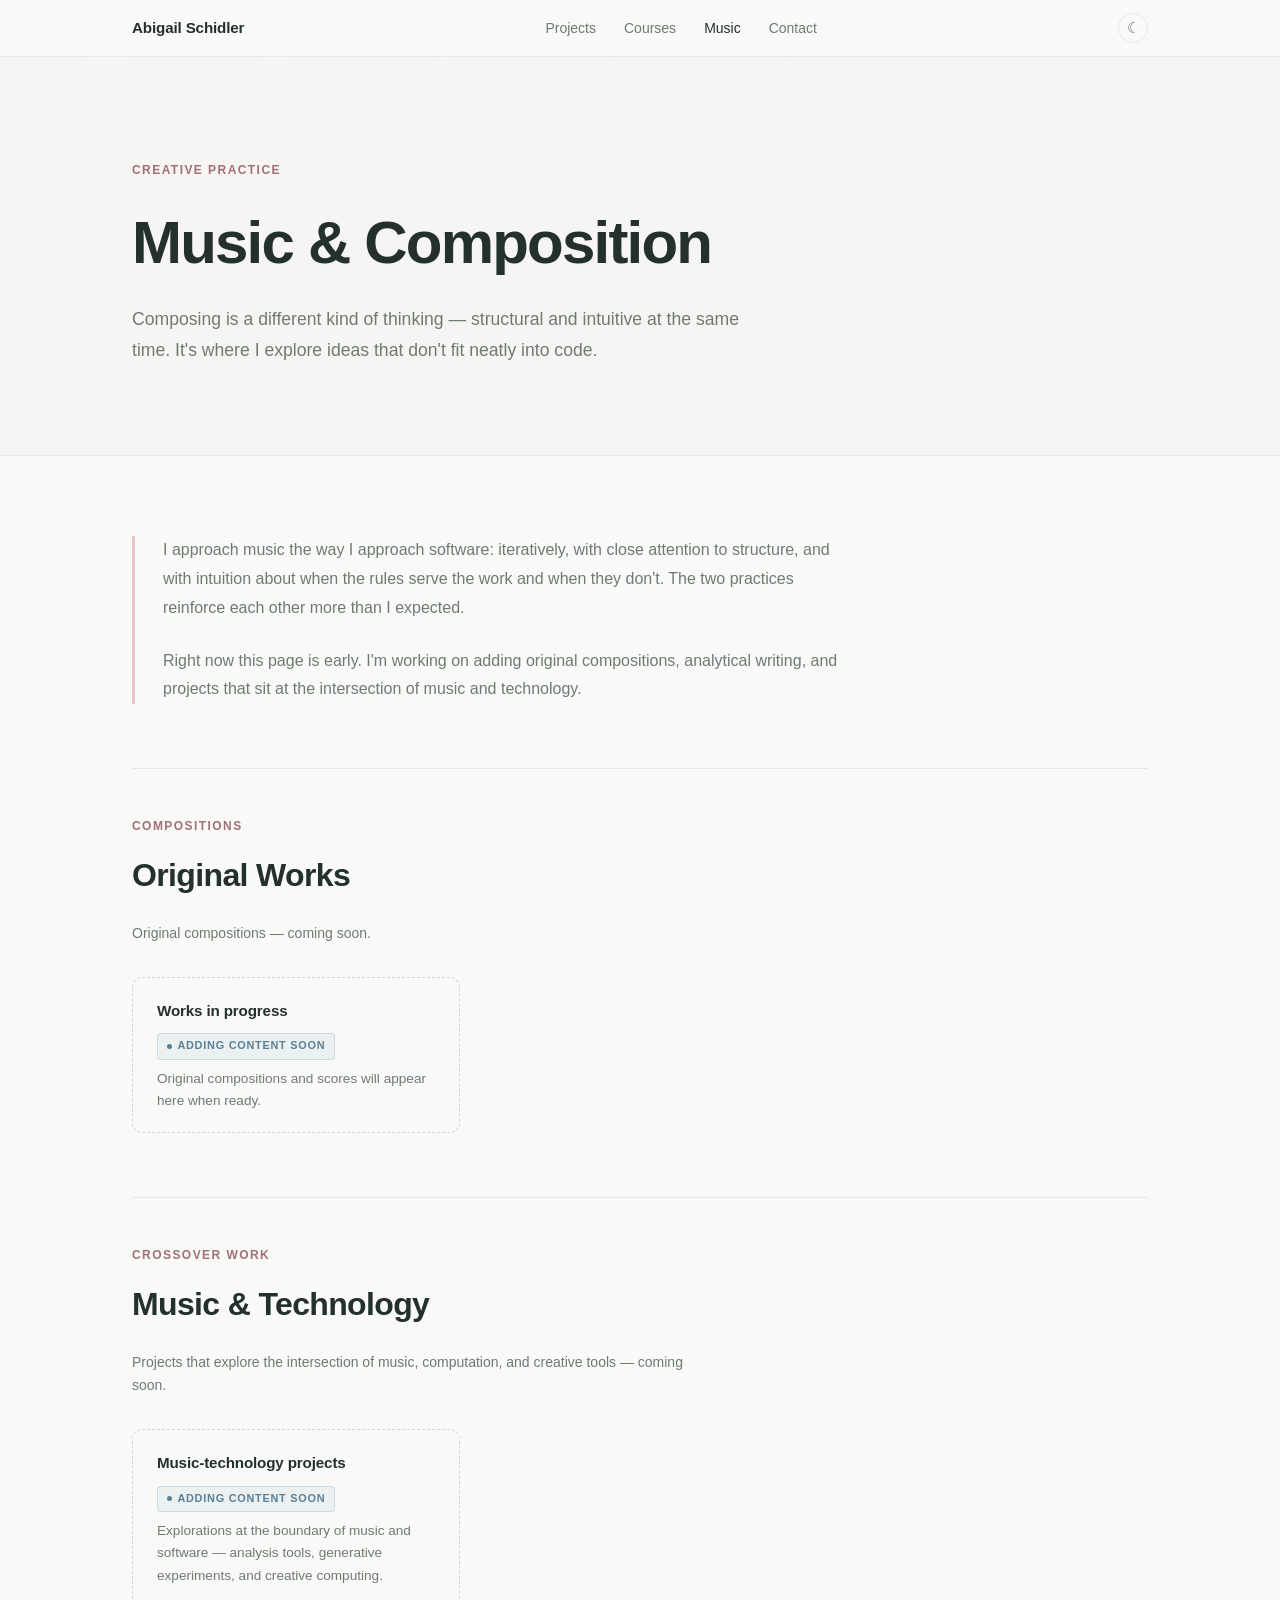
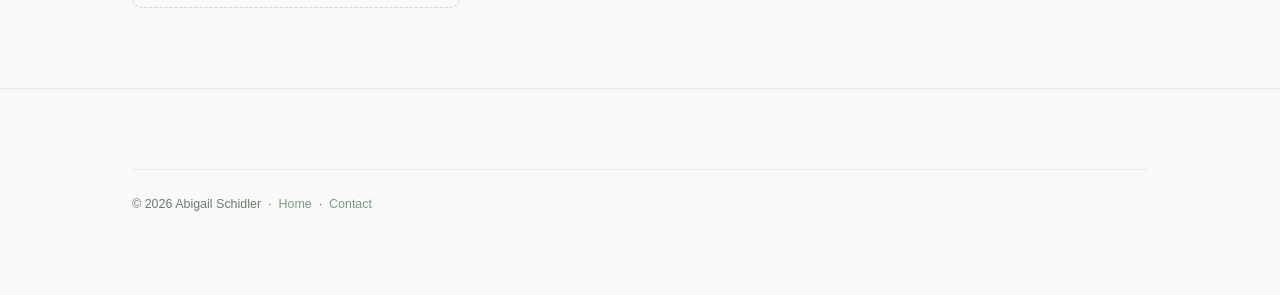
<file: composing.html>
<!DOCTYPE html>
<html lang="en">
  <head>
    <meta charset="UTF-8" />
    <meta name="viewport" content="width=device-width, initial-scale=1.0" />
    <title>Music &amp; Composition — Abigail Schidler</title>
    <link rel="stylesheet" href="assets/css/styles.css" />
    <script src="assets/js/theme.js"></script>
  </head>
  <body class="waves-enhanced">

    <nav aria-label="Primary navigation">
      <div class="nav-inner">
        <a href="index.html" class="nav-logo">Abigail Schidler</a>
        <ul class="nav-links">
          <li><a href="projects.html">Projects</a></li>
          <li><a href="courses.html">Courses</a></li>
          <li><a href="composing.html" aria-current="page">Music</a></li>
          <li><a href="index.html#contact">Contact</a></li>
        </ul>
        <button class="theme-toggle" aria-label="Switch to dark mode"></button>
      </div>
    </nav>

    <div class="page-hero" style="background: linear-gradient(140deg, rgba(231,195,203,0.08) 0%, rgba(160,112,120,0.04) 100%);">
      <div class="container">
        <p class="section-label" style="color: #a07078;">Creative practice</p>
        <h1>Music &amp; Composition</h1>
        <p class="page-intro">
          Composing is a different kind of thinking — structural and intuitive
          at the same time. It's where I explore ideas that don't fit neatly
          into code.
        </p>
      </div>
    </div>

    <div class="page-content">
      <div class="container">

        <!-- ── About this practice ───────────────────────────── -->
        <div class="music-inner" style="margin-bottom: 4rem;">
          <p>
            I approach music the way I approach software: iteratively, with
            close attention to structure, and with intuition about when the
            rules serve the work and when they don't. The two practices
            reinforce each other more than I expected.
          </p>
          <p>
            Right now this page is early. I'm working on adding original
            compositions, analytical writing, and projects that sit at the
            intersection of music and technology.
          </p>
        </div>

        <!-- ── Original compositions ─────────────────────────── -->
        <div class="projects-secondary" style="border-top: 1px solid var(--color-border); padding-top: 3rem; margin-top: 0;">
          <p class="section-label" style="color: #a07078;">Compositions</p>
          <h2 class="section-title">Original Works</h2>
          <p class="section-description">
            Original compositions — coming soon.
          </p>

          <div class="supporting-grid">
            <article class="project-card project-card--supporting project-card--wip">
              <div class="project-name">Works in progress</div>
              <span class="badge-wip">Adding content soon</span>
              <p class="project-blurb">
                Original compositions and scores will appear here when ready.
              </p>
            </article>
          </div>
        </div>

        <!-- ── Music + technology ─────────────────────────────── -->
        <div class="projects-secondary">
          <p class="section-label" style="color: #a07078;">Crossover work</p>
          <h2 class="section-title">Music &amp; Technology</h2>
          <p class="section-description">
            Projects that explore the intersection of music, computation,
            and creative tools — coming soon.
          </p>

          <div class="supporting-grid">
            <article class="project-card project-card--supporting project-card--wip">
              <div class="project-name">Music-technology projects</div>
              <span class="badge-wip">Adding content soon</span>
              <p class="project-blurb">
                Explorations at the boundary of music and software — analysis
                tools, generative experiments, and creative computing.
              </p>
            </article>
          </div>
        </div>

      </div>
    </div>

    <footer>
      <div class="footer-inner">
        <p class="footer-credit">
          &copy; 2026 Abigail Schidler &nbsp;&middot;&nbsp;
          <a href="index.html">Home</a>
          &nbsp;&middot;&nbsp;
          <a href="index.html#contact">Contact</a>
        </p>
      </div>
    </footer>

  </body>
</html>
</file>
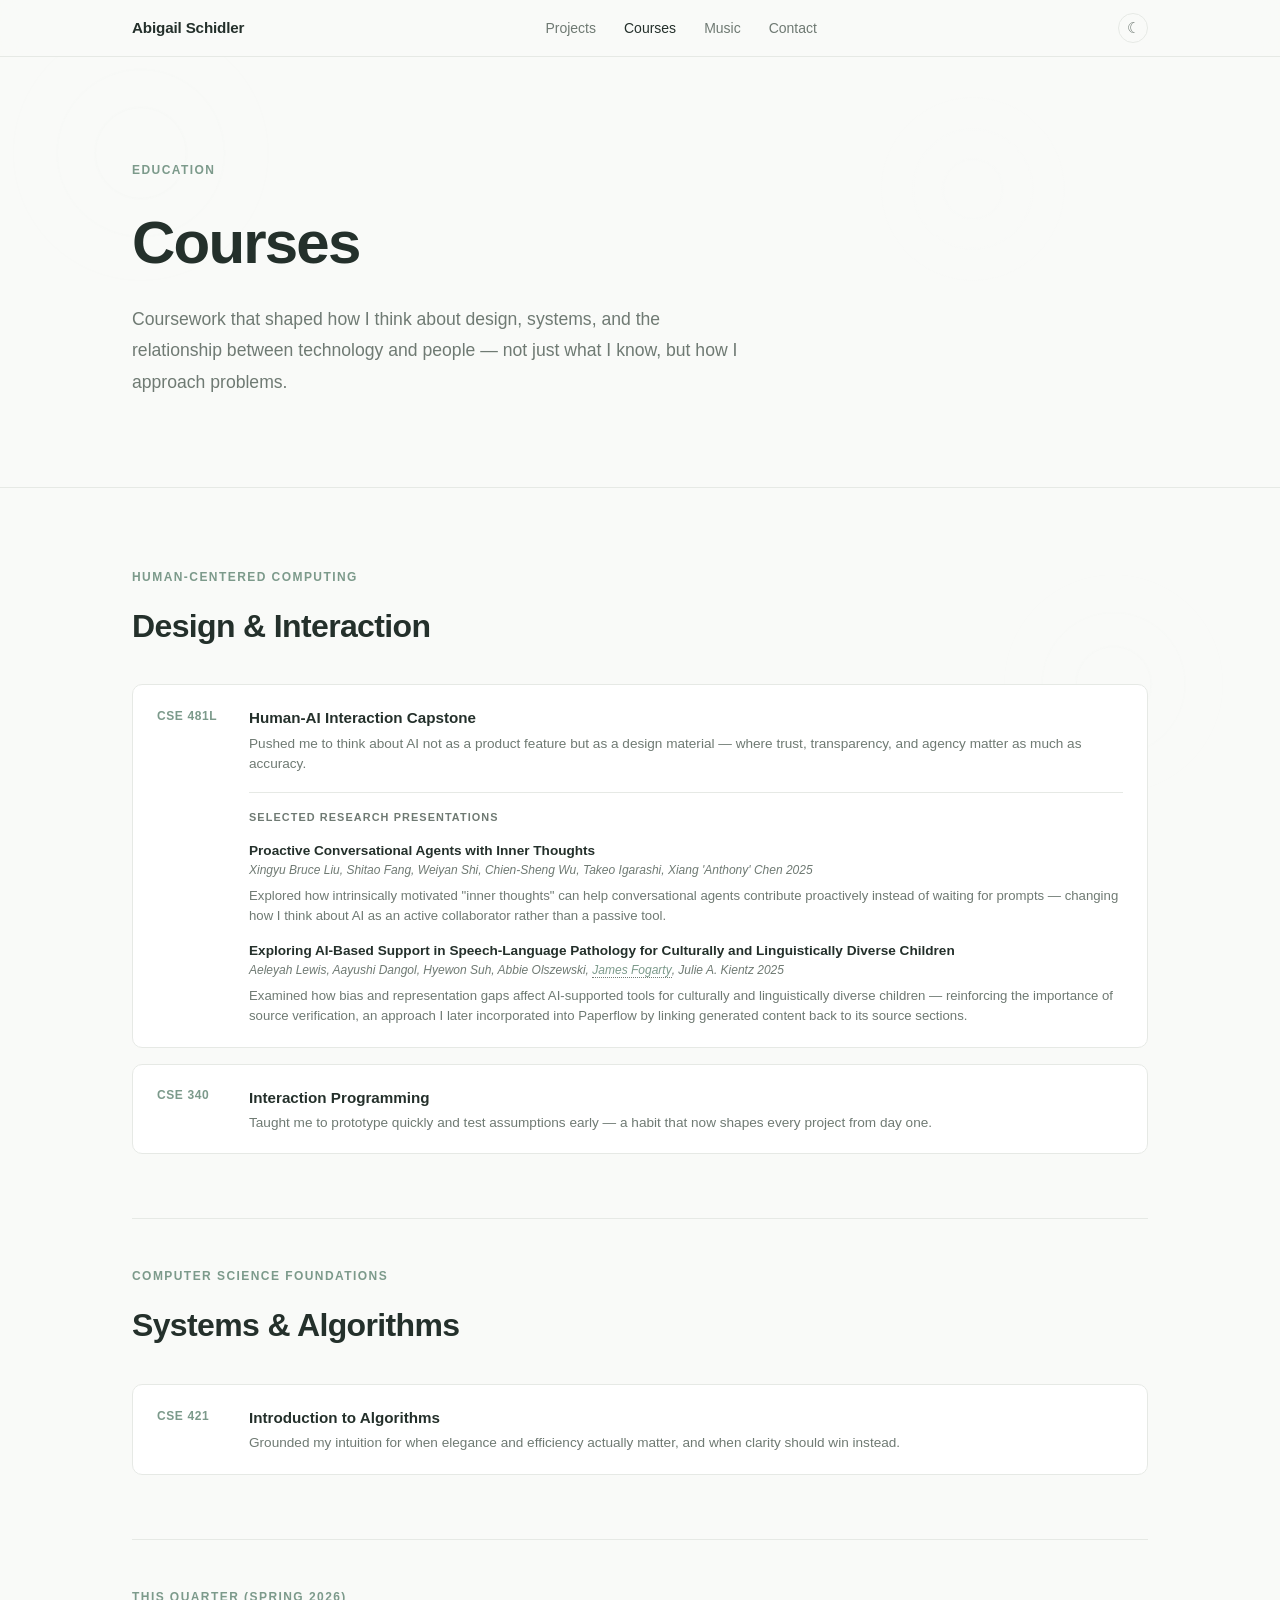
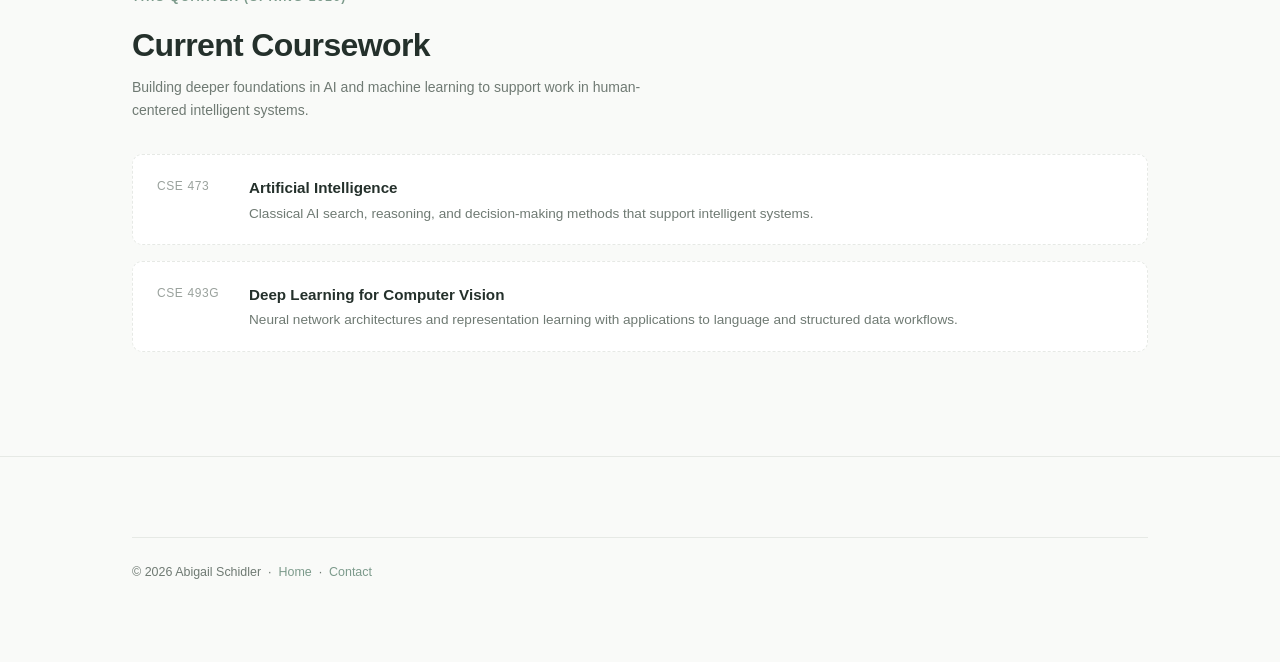
<file: courses.html>
<!DOCTYPE html>
<html lang="en">
  <head>
    <meta charset="UTF-8" />
    <meta name="viewport" content="width=device-width, initial-scale=1.0" />
    <title>Courses — Abigail Schidler</title>
    <link rel="stylesheet" href="assets/css/styles.css" />
    <script src="assets/js/theme.js"></script>
  </head>
  <body>

    <nav aria-label="Primary navigation">
      <div class="nav-inner">
        <a href="index.html" class="nav-logo">Abigail Schidler</a>
        <ul class="nav-links">
          <li><a href="projects.html">Projects</a></li>
          <li><a href="courses.html" aria-current="page">Courses</a></li>
          <li><a href="composing.html">Music</a></li>
          <li><a href="index.html#contact">Contact</a></li>
        </ul>
        <button class="theme-toggle" aria-label="Switch to dark mode"></button>
      </div>
    </nav>

    <div class="page-hero">
      <div class="container">
        <p class="section-label">Education</p>
        <h1>Courses</h1>
        <p class="page-intro">
          Coursework that shaped how I think about design, systems, and the
          relationship between technology and people — not just what I know,
          but how I approach problems.
        </p>
      </div>
    </div>

    <div class="page-content">
      <div class="container">

        <!-- ── Human-centered computing ──────────────────────── -->
        <div style="margin-bottom: 1.5rem;">
          <p class="section-label">Human-centered computing</p>
          <h2 class="section-title" style="margin-bottom: 2rem;">Design &amp; Interaction</h2>
        </div>

        <div class="courses-list">

          <div class="course-item">
            <span class="course-num">CSE 481L</span>
            <div>
              <div class="course-name">Human-AI Interaction Capstone</div>
              <p class="course-note">
                Pushed me to think about AI not as a product feature but as a
                design material — where trust, transparency, and agency matter as
                much as accuracy.
              </p>

              <div class="course-papers">
                <p class="course-papers-label">Selected research presentations</p>

                <div class="paper-entry">
                  <div class="paper-title">Proactive Conversational Agents with Inner Thoughts</div>
                  <div class="paper-authors">
                    Xingyu Bruce Liu, Shitao Fang, Weiyan Shi, Chien-Sheng Wu,
                    Takeo Igarashi, Xiang 'Anthony' Chen 2025
                  </div>
                  <p class="paper-takeaway">
                    Explored how intrinsically motivated "inner thoughts" can help
                    conversational agents contribute proactively instead of waiting
                    for prompts — changing how I think about AI as an active
                    collaborator rather than a passive tool.
                  </p>
                </div>

                <div class="paper-entry">
                  <div class="paper-title">
                    Exploring AI-Based Support in Speech-Language Pathology
                    for Culturally and Linguistically Diverse Children
                  </div>
                  <div class="paper-authors">
                    Aeleyah Lewis, Aayushi Dangol, Hyewon Suh,
                    Abbie Olszewski,
                    <span class="tooltip" tabindex="0">James Fogarty<span class="tooltip-text">My amazing professor</span></span>,
                    Julie A. Kientz 2025
                  </div>
                  <p class="paper-takeaway">
                    Examined how bias and representation gaps affect AI-supported
                    tools for culturally and linguistically diverse children —
                    reinforcing the importance of source verification, an approach
                    I later incorporated into Paperflow by linking generated content
                    back to its source sections.
                  </p>
                </div>

              </div>
            </div>
          </div>

          <div class="course-item">
            <span class="course-num">CSE 340</span>
            <div>
              <div class="course-name">Interaction Programming</div>
              <p class="course-note">
                Taught me to prototype quickly and test assumptions early —
                a habit that now shapes every project from day one.
              </p>
            </div>
          </div>

        </div>

        <!-- ── Computer science foundations ──────────────────── -->
        <div class="projects-secondary">
          <p class="section-label">Computer science foundations</p>
          <h2 class="section-title" style="margin-bottom: 2rem;">Systems &amp; Algorithms</h2>

          <div class="courses-list">

            <div class="course-item">
              <span class="course-num">CSE 421</span>
              <div>
                <div class="course-name">Introduction to Algorithms</div>
                <p class="course-note">
                  Grounded my intuition for when elegance and efficiency actually
                  matter, and when clarity should win instead.
                </p>
              </div>
            </div>

          </div>
        </div>

        <!-- ── Current coursework ────────────────────────────── -->
        <div class="projects-secondary">
          <p class="section-label">This quarter (Spring 2026)</p>
          <h2 class="section-title" style="margin-bottom: 2rem;">Current Coursework</h2>
          <p class="section-description">
            Building deeper foundations in AI and machine learning to support
            work in human-centered intelligent systems.
          </p>

          <div class="courses-list">

            <div class="course-item course-item--upcoming">
              <span class="course-num">CSE 473</span>
              <div>
                <div class="course-name">Artificial Intelligence</div>
                <p class="course-note">
                  Classical AI search, reasoning, and decision-making methods
                  that support intelligent systems.
                </p>
              </div>
            </div>

            <div class="course-item course-item--upcoming">
              <span class="course-num">CSE 493G</span>
              <div>
                <div class="course-name">Deep Learning for Computer Vision</div>
                <p class="course-note">
                  Neural network architectures and representation learning with
                  applications to language and structured data workflows.
                </p>
              </div>
            </div>

          </div>
        </div>

      </div>
    </div>

    <footer>
      <div class="footer-inner">
        <p class="footer-credit">
          &copy; 2026 Abigail Schidler &nbsp;&middot;&nbsp;
          <a href="index.html">Home</a>
          &nbsp;&middot;&nbsp;
          <a href="index.html#contact">Contact</a>
        </p>
      </div>
    </footer>

  </body>
</html>
</file>
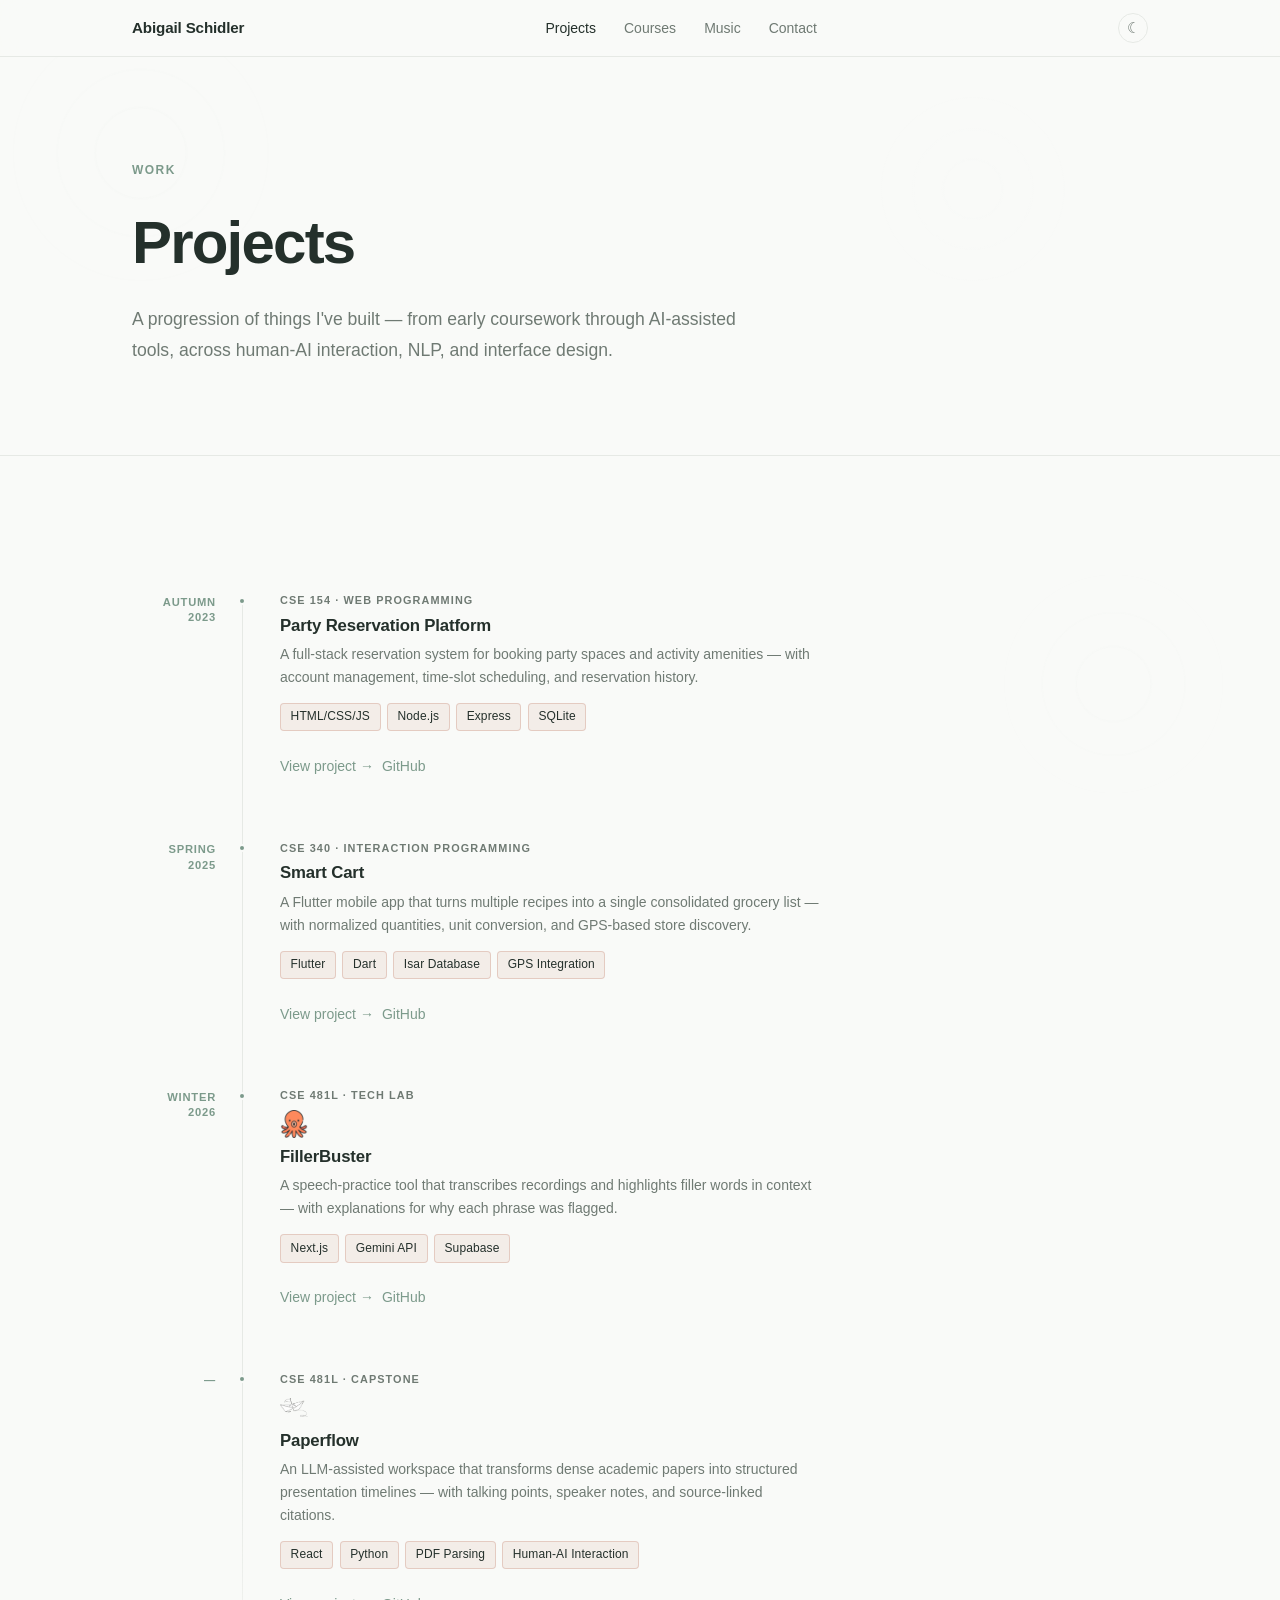
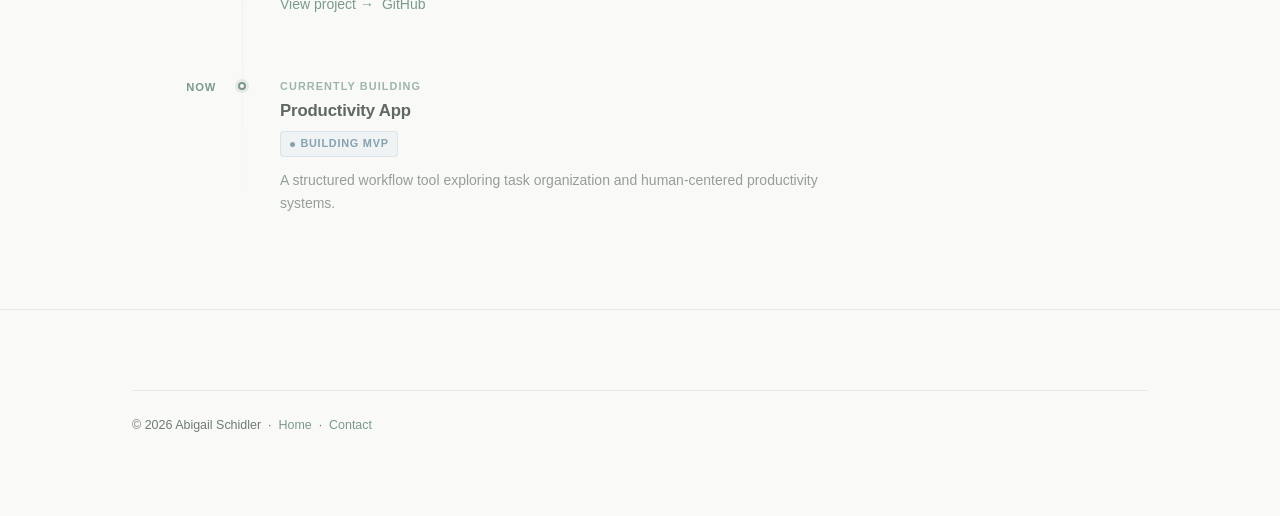
<file: projects.html>
<!DOCTYPE html>
<html lang="en">
  <head>
    <meta charset="UTF-8" />
    <meta name="viewport" content="width=device-width, initial-scale=1.0" />
    <title>Projects — Abigail Schidler</title>
    <link rel="stylesheet" href="assets/css/styles.css" />
    <script src="assets/js/theme.js"></script>
  </head>
  <body>

    <nav aria-label="Primary navigation">
      <div class="nav-inner">
        <a href="index.html" class="nav-logo">Abigail Schidler</a>
        <ul class="nav-links">
          <li><a href="projects.html" aria-current="page">Projects</a></li>
          <li><a href="courses.html">Courses</a></li>
          <li><a href="composing.html">Music</a></li>
          <li><a href="index.html#contact">Contact</a></li>
        </ul>
        <button class="theme-toggle" aria-label="Switch to dark mode"></button>
      </div>
    </nav>

    <div class="page-hero">
      <div class="container">
        <p class="section-label">Work</p>
        <h1>Projects</h1>
        <p class="page-intro">
          A progression of things I've built — from early coursework through
          AI-assisted tools, across human-AI interaction, NLP, and interface
          design.
        </p>
      </div>
    </div>

    <div class="page-content">
      <div class="container">

        <div class="project-timeline">

          <!-- ── Autumn 2023 ─────────────────────────────────────── -->
          <article class="timeline-entry">
            <div class="timeline-node">
              <time class="timeline-date">Autumn<br>2023</time>
            </div>
            <div class="timeline-marker" aria-hidden="true">
              <div class="timeline-dot"></div>
            </div>
            <div class="timeline-card">
              <time class="timeline-date-mobile">Autumn 2023</time>
              <span class="timeline-context">CSE 154 &middot; Web Programming</span>
              <h2 class="timeline-title">
                <a href="projects/party-rental.html">Party Reservation Platform</a>
              </h2>
              <p class="timeline-blurb">
                A full-stack reservation system for booking party spaces and
                activity amenities — with account management, time-slot
                scheduling, and reservation history.
              </p>
              <div class="tag-group">
                <span class="tag">HTML/CSS/JS</span>
                <span class="tag">Node.js</span>
                <span class="tag">Express</span>
                <span class="tag">SQLite</span>
              </div>
              <div class="timeline-links">
                <a href="projects/party-rental.html" class="btn btn-ghost">View project &rarr;</a>
                <a href="https://github.com/AbigailSchidler/party-reservation" class="btn btn-ghost">GitHub</a>
              </div>
            </div>
          </article>

          <!-- ── Spring 2025 ─────────────────────────────────────── -->
          <article class="timeline-entry">
            <div class="timeline-node">
              <time class="timeline-date">Spring<br>2025</time>
            </div>
            <div class="timeline-marker" aria-hidden="true">
              <div class="timeline-dot"></div>
            </div>
            <div class="timeline-card">
              <time class="timeline-date-mobile">Spring 2025</time>
              <span class="timeline-context">CSE 340 &middot; Interaction Programming</span>
              <h2 class="timeline-title">
                <a href="projects/smart-cart.html">Smart Cart</a>
              </h2>
              <p class="timeline-blurb">
                A Flutter mobile app that turns multiple recipes into a single
                consolidated grocery list — with normalized quantities, unit
                conversion, and GPS-based store discovery.
              </p>
              <div class="tag-group">
                <span class="tag">Flutter</span>
                <span class="tag">Dart</span>
                <span class="tag">Isar Database</span>
                <span class="tag">GPS Integration</span>
              </div>
              <div class="timeline-links">
                <a href="projects/smart-cart.html" class="btn btn-ghost">View project &rarr;</a>
                <a href="https://github.com/AbigailSchidler/Smart-Cart" class="btn btn-ghost">GitHub</a>
              </div>
            </div>
          </article>

          <!-- ── Winter 2026 — FillerBuster ─────────────────────── -->
          <article class="timeline-entry">
            <div class="timeline-node">
              <time class="timeline-date">Winter<br>2026</time>
            </div>
            <div class="timeline-marker" aria-hidden="true">
              <div class="timeline-dot"></div>
            </div>
            <div class="timeline-card">
              <time class="timeline-date-mobile">Winter 2026</time>
              <span class="timeline-context">CSE 481L &middot; Tech Lab</span>
              <img
                class="project-card__logo"
                src="assets/images/icons/fillerbuster.png"
                alt=""
                aria-hidden="true"
              />
              <h2 class="timeline-title">
                <a href="projects/fillerbuster.html">FillerBuster</a>
              </h2>
              <p class="timeline-blurb">
                A speech-practice tool that transcribes recordings and highlights
                filler words in context — with explanations for why each phrase
                was flagged.
              </p>
              <div class="tag-group">
                <span class="tag">Next.js</span>
                <span class="tag">Gemini API</span>
                <span class="tag">Supabase</span>
              </div>
              <div class="timeline-links">
                <a href="projects/fillerbuster.html" class="btn btn-ghost">View project &rarr;</a>
                <a href="https://github.com/AbigailSchidler/cse481-tech-lab" class="btn btn-ghost">GitHub</a>
              </div>
            </div>
          </article>

          <!-- ── Winter 2026 — Paperflow ─────────────────────────── -->
          <article class="timeline-entry">
            <div class="timeline-node">
              <time class="timeline-date" aria-label="Also Winter 2026">&mdash;</time>
            </div>
            <div class="timeline-marker" aria-hidden="true">
              <div class="timeline-dot"></div>
            </div>
            <div class="timeline-card">
              <span class="timeline-context">CSE 481L &middot; Capstone</span>
              <img
                class="project-card__logo"
                src="assets/images/icons/paperflow-boat.png"
                alt=""
                aria-hidden="true"
              />
              <h2 class="timeline-title">
                <a href="projects/paperflow.html">Paperflow</a>
              </h2>
              <p class="timeline-blurb">
                An LLM-assisted workspace that transforms dense academic papers
                into structured presentation timelines — with talking points,
                speaker notes, and source-linked citations.
              </p>
              <div class="tag-group">
                <span class="tag">React</span>
                <span class="tag">Python</span>
                <span class="tag">PDF Parsing</span>
                <span class="tag">Human-AI Interaction</span>
              </div>
              <div class="timeline-links">
                <a href="projects/paperflow.html" class="btn btn-ghost">View project &rarr;</a>
                <a href="https://github.com/AbigailSchidler/Paper-Flow" class="btn btn-ghost">GitHub</a>
              </div>
            </div>
          </article>

          <!-- ── Now (WIP) ───────────────────────────────────────── -->
          <article class="timeline-entry timeline-entry--wip">
            <div class="timeline-node">
              <time class="timeline-date">Now</time>
            </div>
            <div class="timeline-marker" aria-hidden="true">
              <div class="timeline-dot"></div>
            </div>
            <div class="timeline-card">
              <time class="timeline-date-mobile">Now</time>
              <span class="timeline-context">Currently building</span>
              <h2 class="timeline-title">Productivity App</h2>
              <span class="badge-wip">Building MVP</span>
              <p class="timeline-blurb">
                A structured workflow tool exploring task organization and
                human-centered productivity systems.
              </p>
            </div>
          </article>

        </div>

      </div>
    </div>

    <footer>
      <div class="footer-inner">
        <p class="footer-credit">
          &copy; 2026 Abigail Schidler &nbsp;&middot;&nbsp;
          <a href="index.html">Home</a>
          &nbsp;&middot;&nbsp;
          <a href="index.html#contact">Contact</a>
        </p>
      </div>
    </footer>

    <script src="assets/js/project-data.js"></script>
    <script src="assets/js/inject-cards.js"></script>
  </body>
</html>
</file>
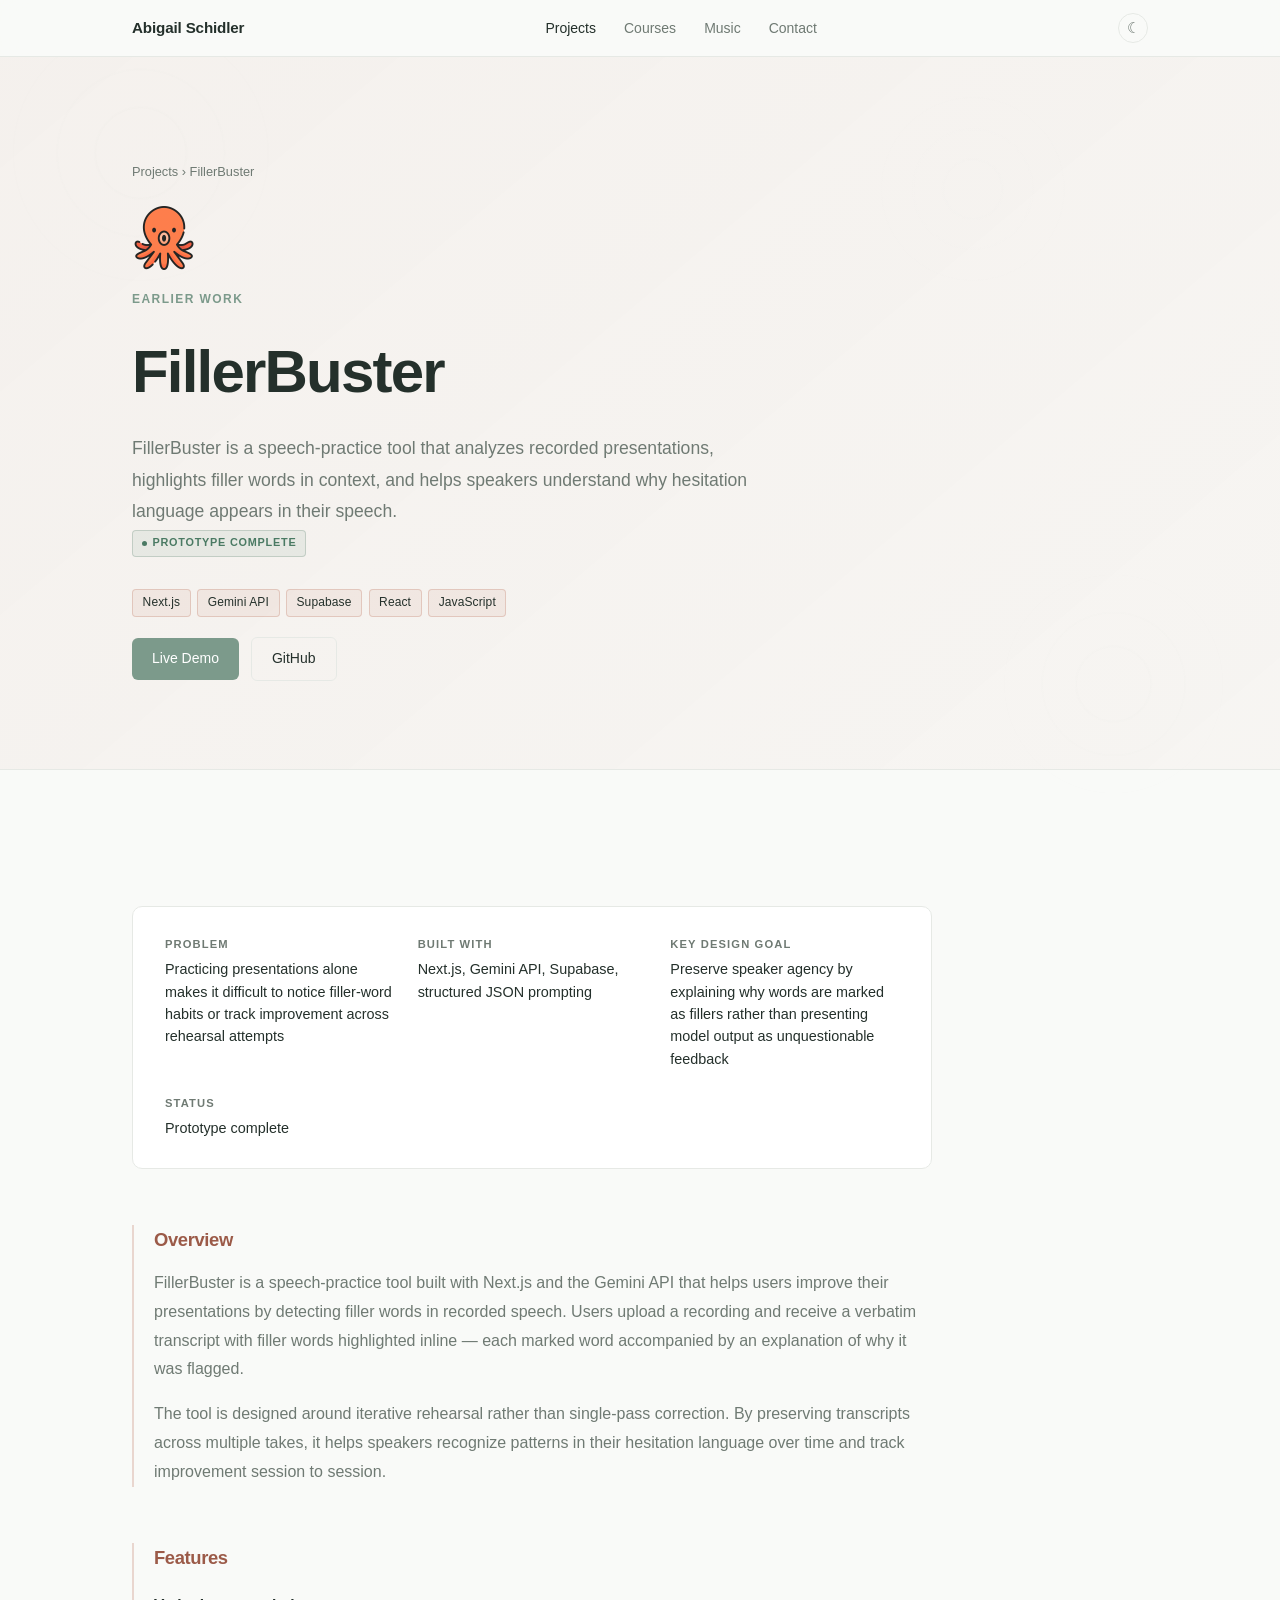
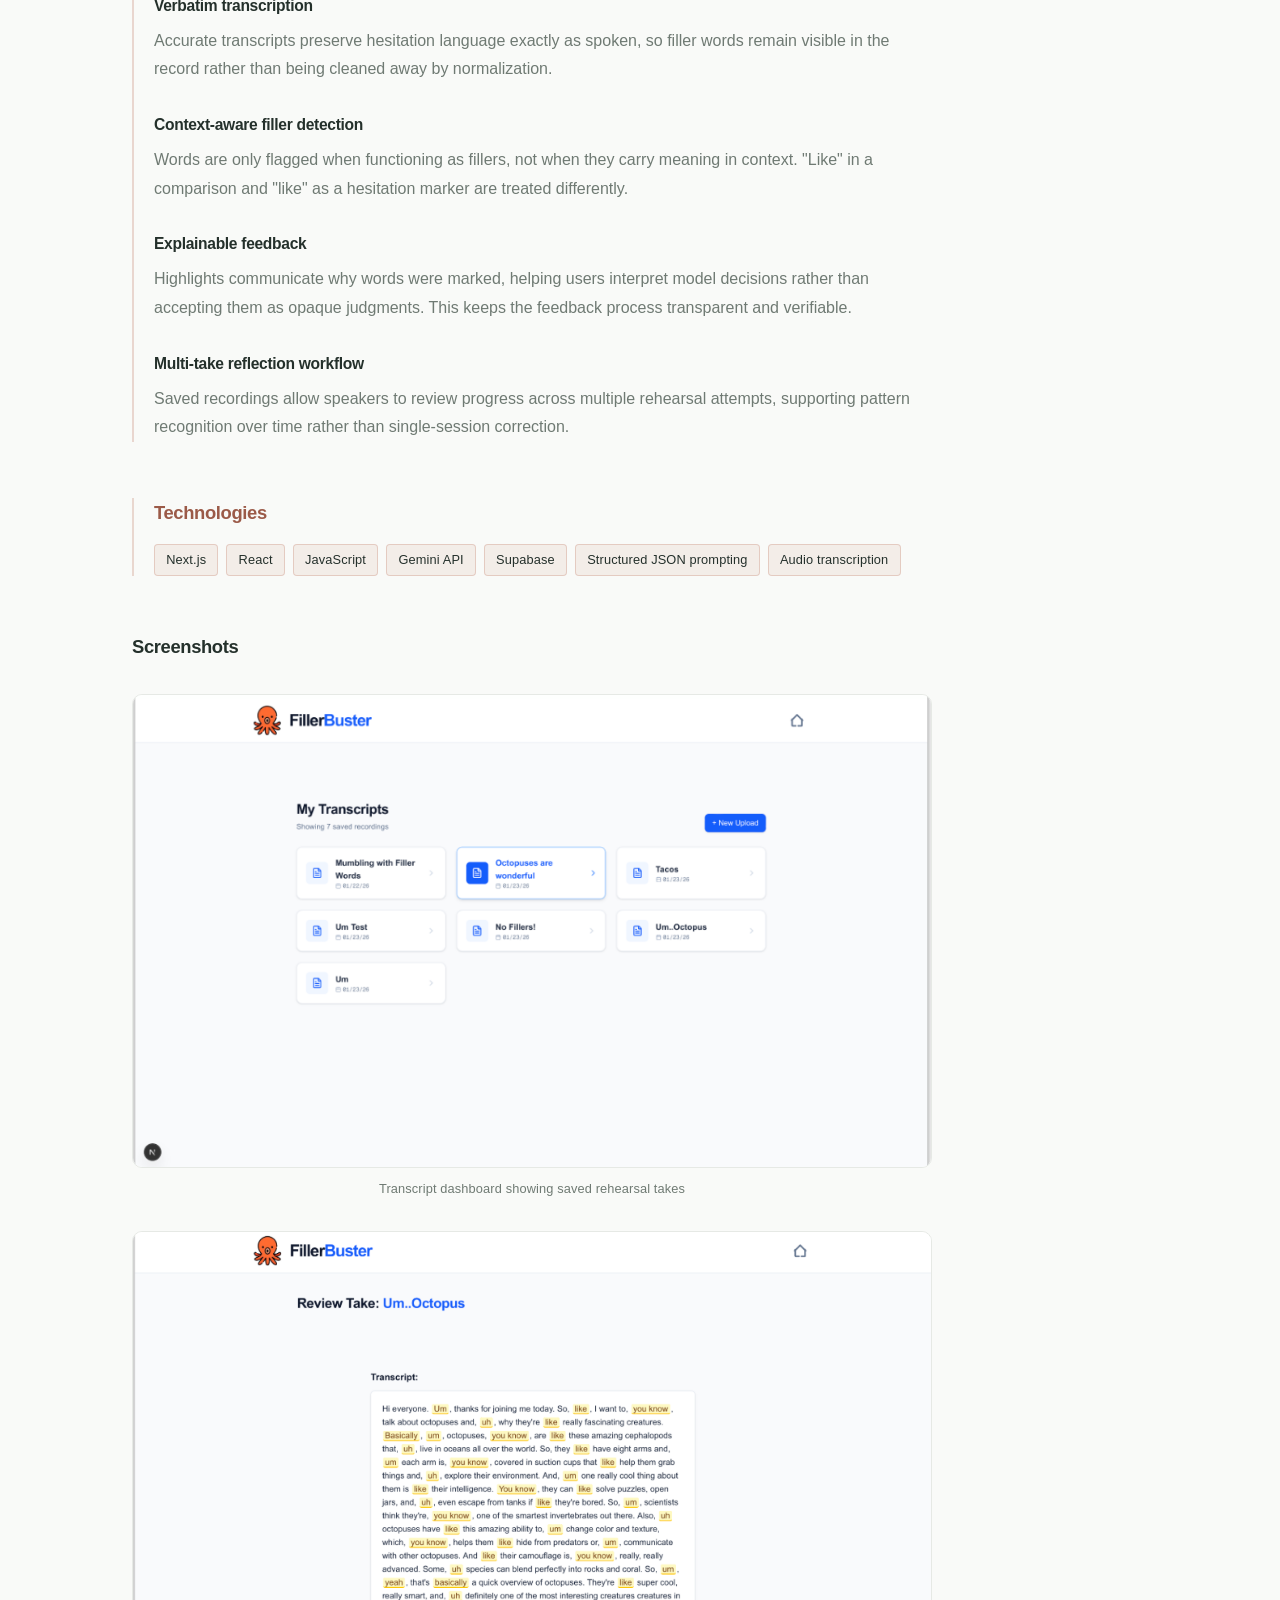
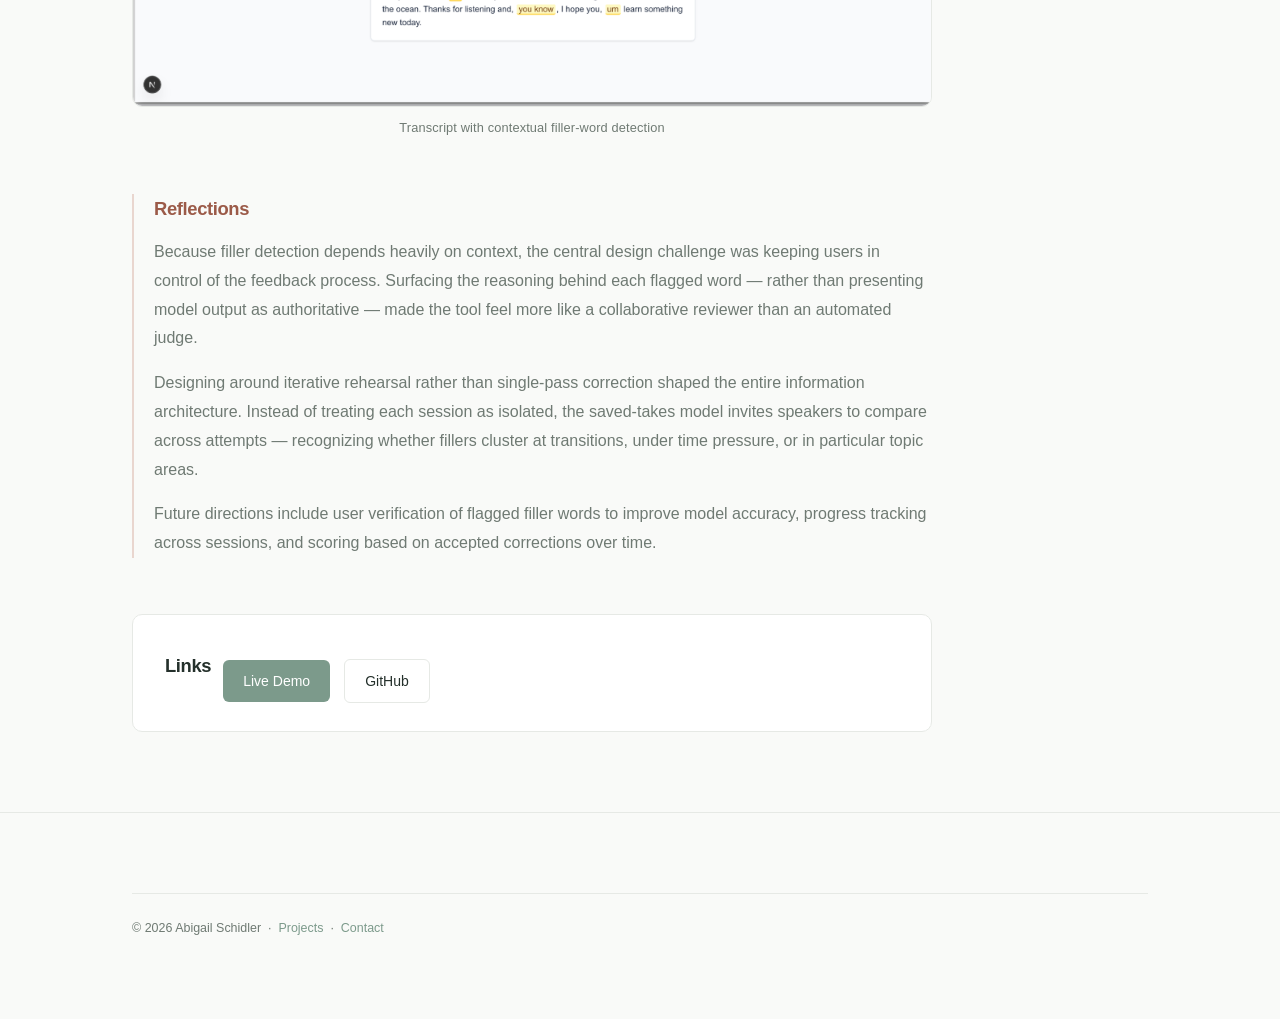
<file: projects/fillerbuster.html>
<!DOCTYPE html>
<html lang="en">
  <head>
    <meta charset="UTF-8" />
    <meta name="viewport" content="width=device-width, initial-scale=1.0" />
    <title>FillerBuster — Abigail Schidler</title>
    <link rel="stylesheet" href="../assets/css/styles.css" />
    <link rel="stylesheet" href="../assets/css/fillerbuster.css" />
    <script src="../assets/js/theme.js"></script>
  </head>
  <body>

    <nav aria-label="Primary navigation">
      <div class="nav-inner">
        <a href="../index.html" class="nav-logo">Abigail Schidler</a>
        <ul class="nav-links">
          <li><a href="../projects.html" aria-current="page">Projects</a></li>
          <li><a href="../courses.html">Courses</a></li>
          <li><a href="../composing.html">Music</a></li>
          <li><a href="../index.html#contact">Contact</a></li>
        </ul>
        <button class="theme-toggle" aria-label="Switch to dark mode"></button>
      </div>
    </nav>

    <!-- ── 1. Project Header ─────────────────────────────────── -->
    <div class="page-hero project-header fb-hero">
      <div class="container">
        <p class="breadcrumb">
          <a href="../projects.html">Projects</a> &rsaquo; FillerBuster
        </p>
        <img
          class="project-hero-logo"
          src="../assets/images/icons/fillerbuster.png"
          alt="FillerBuster logo"
        />
        <p class="section-label">Earlier Work</p>
        <h1>FillerBuster</h1>
        <p class="page-intro">
          FillerBuster is a speech-practice tool that analyzes recorded
          presentations, highlights filler words in context, and helps speakers
          understand why hesitation language appears in their speech.
        </p>
        <span class="badge-complete">Prototype complete</span>
        <div class="tag-group">
          <span class="tag">Next.js</span>
          <span class="tag">Gemini API</span>
          <span class="tag">Supabase</span>
          <span class="tag">React</span>
          <span class="tag">JavaScript</span>
        </div>
        <div class="project-links">
          <a href="#" class="btn btn-primary">Live Demo</a>
          <a href="https://github.com/AbigailSchidler/cse481-tech-lab" class="btn btn-outline">GitHub</a>
        </div>
      </div>
    </div>

    <div class="page-content">
      <div class="container">
        <div class="project-detail">

          <!-- ── 2. Project Hero (quick preview) ──────────────── -->
          <div class="project-section project-hero">
            <div class="highlights-grid">
              <div class="highlight-item">
                <div class="highlight-label">Problem</div>
                <div class="highlight-value">Practicing presentations alone makes it difficult to notice filler-word habits or track improvement across rehearsal attempts</div>
              </div>
              <div class="highlight-item">
                <div class="highlight-label">Built with</div>
                <div class="highlight-value">Next.js, Gemini API, Supabase, structured JSON prompting</div>
              </div>
              <div class="highlight-item">
                <div class="highlight-label">Key design goal</div>
                <div class="highlight-value">Preserve speaker agency by explaining why words are marked as fillers rather than presenting model output as unquestionable feedback</div>
              </div>
              <div class="highlight-item">
                <div class="highlight-label">Status</div>
                <div class="highlight-value">Prototype complete</div>
              </div>
            </div>
          </div>

          <!-- ── 3. Overview ───────────────────────────────────── -->
          <div class="project-section fb-section">
            <h2>Overview</h2>
            <p>
              FillerBuster is a speech-practice tool built with Next.js and
              the Gemini API that helps users improve their presentations by
              detecting filler words in recorded speech. Users upload a
              recording and receive a verbatim transcript with filler words
              highlighted inline — each marked word accompanied by an
              explanation of why it was flagged.
            </p>
            <p>
              The tool is designed around iterative rehearsal rather than
              single-pass correction. By preserving transcripts across multiple
              takes, it helps speakers recognize patterns in their hesitation
              language over time and track improvement session to session.
            </p>
          </div>

          <!-- ── 4. Features ───────────────────────────────────── -->
          <div class="project-section fb-section">
            <h2>Features</h2>

            <h3>Verbatim transcription</h3>
            <p>
              Accurate transcripts preserve hesitation language exactly as
              spoken, so filler words remain visible in the record rather than
              being cleaned away by normalization.
            </p>

            <h3>Context-aware filler detection</h3>
            <p>
              Words are only flagged when functioning as fillers, not when they
              carry meaning in context. "Like" in a comparison and "like" as a
              hesitation marker are treated differently.
            </p>

            <h3>Explainable feedback</h3>
            <p>
              Highlights communicate why words were marked, helping users
              interpret model decisions rather than accepting them as opaque
              judgments. This keeps the feedback process transparent and
              verifiable.
            </p>

            <h3>Multi-take reflection workflow</h3>
            <p>
              Saved recordings allow speakers to review progress across multiple
              rehearsal attempts, supporting pattern recognition over time
              rather than single-session correction.
            </p>
          </div>

          <!-- ── 5. Technologies ───────────────────────────────── -->
          <div class="project-section project-tech-stack fb-section">
            <h2>Technologies</h2>
            <div class="tag-group">
              <span class="tag">Next.js</span>
              <span class="tag">React</span>
              <span class="tag">JavaScript</span>
              <span class="tag">Gemini API</span>
              <span class="tag">Supabase</span>
              <span class="tag">Structured JSON prompting</span>
              <span class="tag">Audio transcription</span>
            </div>
          </div>

          <!-- ── 6. Media ───────────────────────────────────────── -->
          <div class="project-section project-media" id="workflow-overview">
            <h2>Screenshots</h2>

            <figure class="project-figure">
              <a href="#lightbox-homepage">
                <img
                  src="../assets/images/project-screenshots/fillerbuster/homepage.png"
                  alt="Dashboard showing saved rehearsal takes"
                />
              </a>
              <figcaption>Transcript dashboard showing saved rehearsal takes</figcaption>
            </figure>

            <figure class="project-figure">
              <a href="#lightbox-transcript">
                <img
                  src="../assets/images/project-screenshots/fillerbuster/transcript.png"
                  alt="Transcript with contextual filler-word highlights"
                />
              </a>
              <figcaption>Transcript with contextual filler-word detection</figcaption>
            </figure>
          </div>

          <!-- Lightboxes -->
          <div id="lightbox-homepage" class="lightbox" role="dialog" aria-modal="true" aria-label="Dashboard showing saved rehearsal takes">
            <a href="#workflow-overview" class="lightbox-backdrop" aria-label="Close lightbox"></a>
            <div class="lightbox-frame">
              <a href="#workflow-overview" class="lightbox-close" aria-label="Close">&times;</a>
              <img src="../assets/images/project-screenshots/fillerbuster/homepage.png" alt="Dashboard showing saved rehearsal takes" />
            </div>
          </div>
          <div id="lightbox-transcript" class="lightbox" role="dialog" aria-modal="true" aria-label="Transcript with contextual filler-word highlights">
            <a href="#workflow-overview" class="lightbox-backdrop" aria-label="Close lightbox"></a>
            <div class="lightbox-frame">
              <a href="#workflow-overview" class="lightbox-close" aria-label="Close">&times;</a>
              <img src="../assets/images/project-screenshots/fillerbuster/transcript.png" alt="Transcript with contextual filler-word highlights" />
            </div>
          </div>

          <!-- ── 7. Reflections ─────────────────────────────────── -->
          <div class="project-section fb-section">
            <h2>Reflections</h2>
            <p>
              Because filler detection depends heavily on context, the central
              design challenge was keeping users in control of the feedback
              process. Surfacing the reasoning behind each flagged word —
              rather than presenting model output as authoritative — made the
              tool feel more like a collaborative reviewer than an automated
              judge.
            </p>
            <p>
              Designing around iterative rehearsal rather than single-pass
              correction shaped the entire information architecture. Instead
              of treating each session as isolated, the saved-takes model
              invites speakers to compare across attempts — recognizing whether
              fillers cluster at transitions, under time pressure, or in
              particular topic areas.
            </p>
            <p>
              Future directions include user verification of flagged filler
              words to improve model accuracy, progress tracking across
              sessions, and scoring based on accepted corrections over time.
            </p>
          </div>

          <!-- ── 8. Links ───────────────────────────────────────── -->
          <div class="project-section project-links">
            <h2>Links</h2>
            <div class="link-row">
              <a href="#" class="btn btn-primary">Live Demo</a>
              <a href="https://github.com/AbigailSchidler/cse481-tech-lab" class="btn btn-outline">GitHub</a>
            </div>
          </div>

        </div>
      </div>
    </div>

    <footer>
      <div class="footer-inner">
        <p class="footer-credit">
          &copy; 2026 Abigail Schidler &nbsp;&middot;&nbsp;
          <a href="../projects.html">Projects</a>
          &nbsp;&middot;&nbsp;
          <a href="../index.html#contact">Contact</a>
        </p>
      </div>
    </footer>

  </body>
</html>
</file>
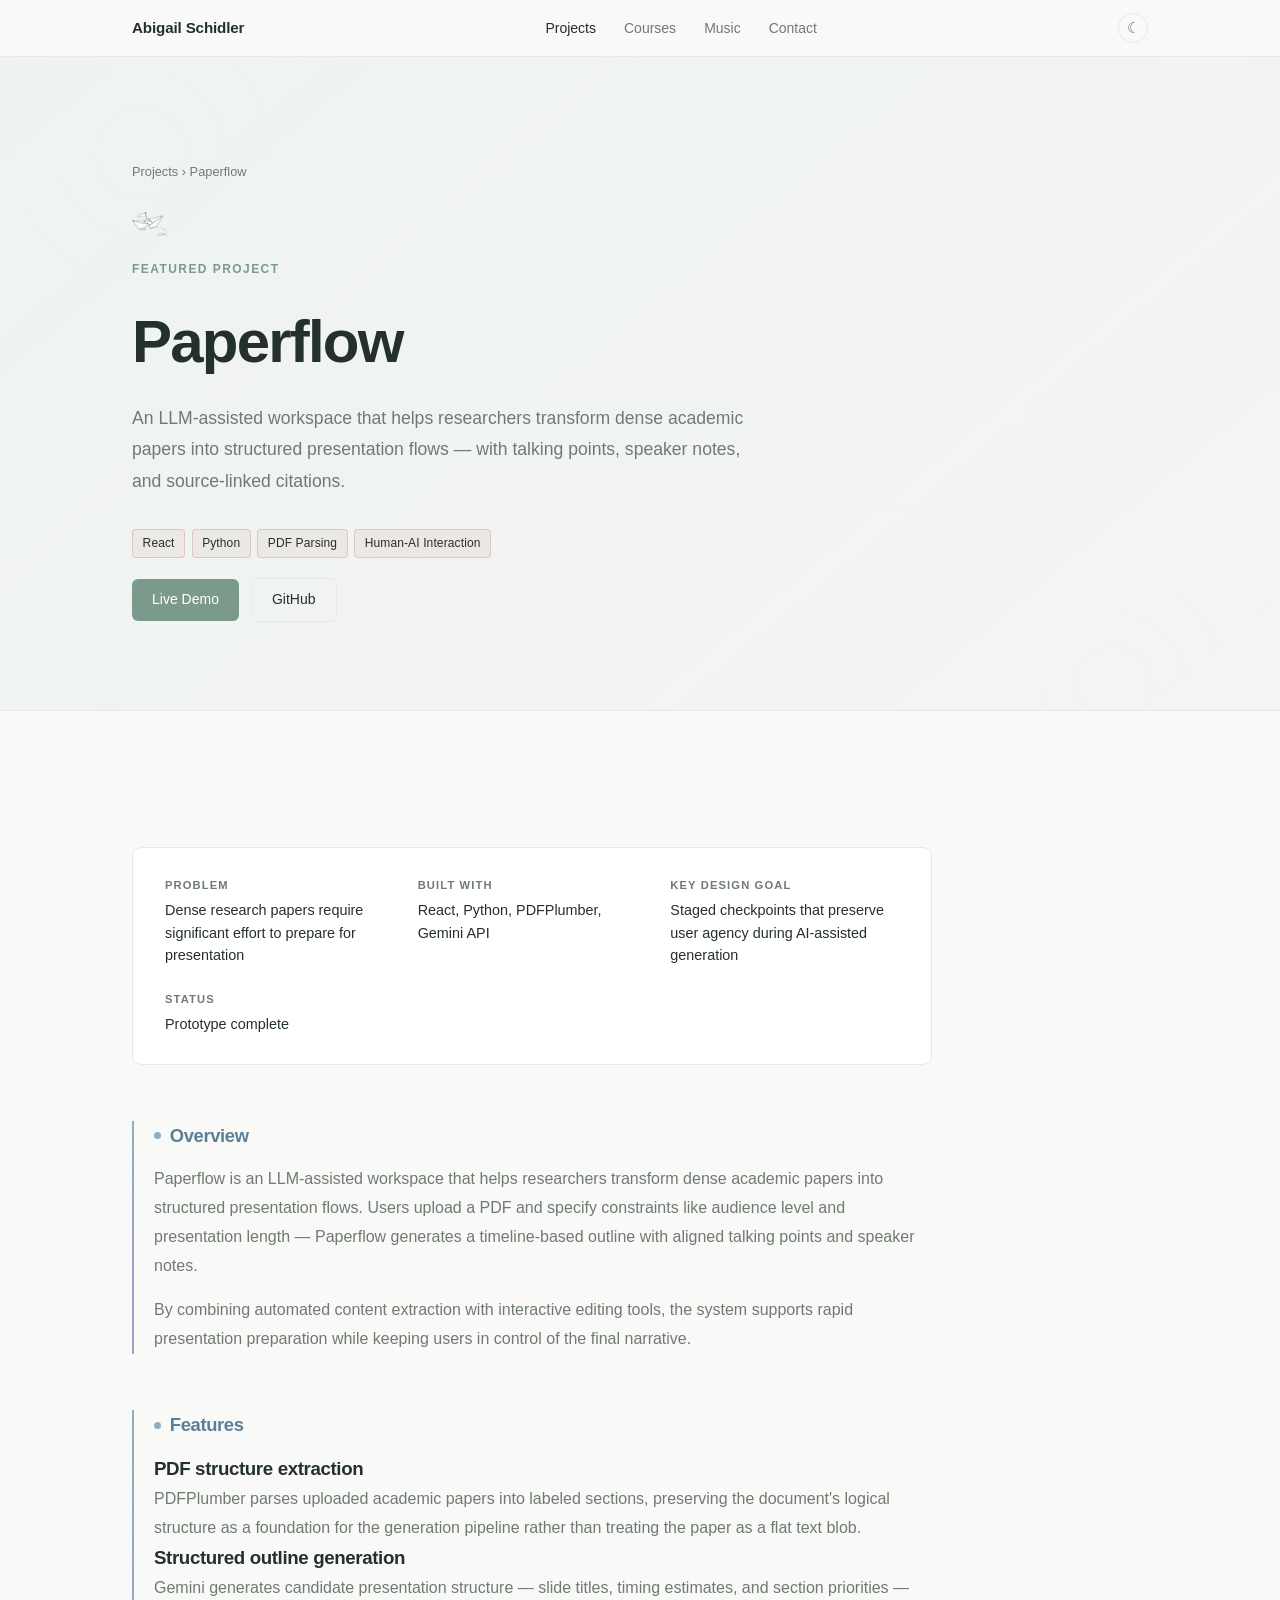
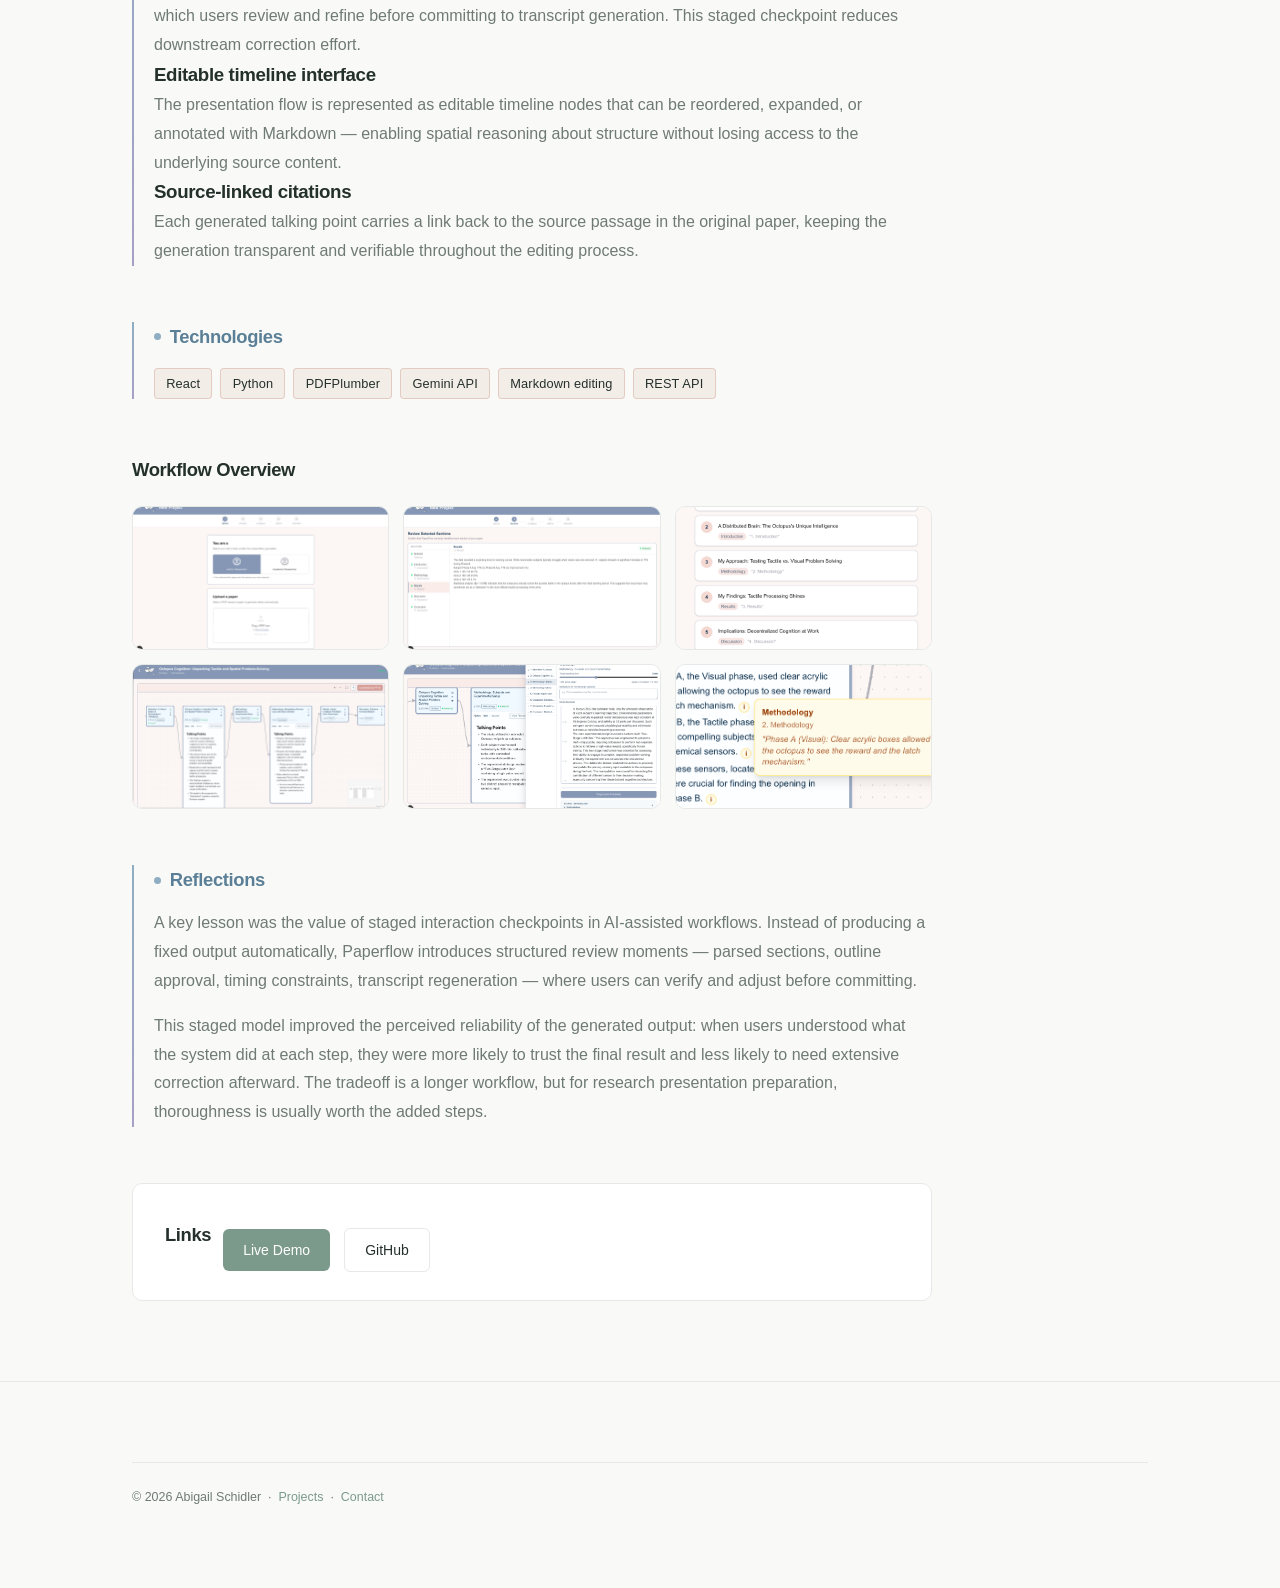
<file: projects/paperflow.html>
<!DOCTYPE html>
<html lang="en">
  <head>
    <meta charset="UTF-8" />
    <meta name="viewport" content="width=device-width, initial-scale=1.0" />
    <title>Paperflow — Abigail Schidler</title>
    <link rel="stylesheet" href="../assets/css/styles.css" />
    <link rel="stylesheet" href="../assets/css/paperflow.css" />
    <script src="../assets/js/theme.js"></script>
  </head>
  <body class="waves-enhanced">

    <nav aria-label="Primary navigation">
      <div class="nav-inner">
        <a href="../index.html" class="nav-logo">Abigail Schidler</a>
        <ul class="nav-links">
          <li><a href="../projects.html" aria-current="page">Projects</a></li>
          <li><a href="../courses.html">Courses</a></li>
          <li><a href="../composing.html">Music</a></li>
          <li><a href="../index.html#contact">Contact</a></li>
        </ul>
        <button class="theme-toggle" aria-label="Switch to dark mode"></button>
      </div>
    </nav>

    <!-- ── 1. Project Header ─────────────────────────────────── -->
    <div class="page-hero project-header pf-hero">
      <div class="container">
        <p class="breadcrumb">
          <a href="../projects.html">Projects</a> &rsaquo; Paperflow
        </p>
        <img
          class="pf-hero-icon"
          src="../assets/images/icons/paperflow-boat.png"
          alt=""
          aria-hidden="true"
        />
        <p class="section-label">Featured Project</p>
        <h1>Paperflow</h1>
        <p class="page-intro">
          An LLM-assisted workspace that helps researchers transform dense
          academic papers into structured presentation flows — with talking
          points, speaker notes, and source-linked citations.
        </p>
        <div class="tag-group">
          <span class="tag">React</span>
          <span class="tag">Python</span>
          <span class="tag">PDF Parsing</span>
          <span class="tag">Human-AI Interaction</span>
        </div>
        <div class="project-links">
          <a href="#" class="btn btn-primary">Live Demo</a>
          <a href="https://github.com/AbigailSchidler/Paper-Flow" class="btn btn-outline">GitHub</a>
        </div>
      </div>
    </div>

    <div class="page-content">
      <div class="container">
        <div class="project-detail">

          <!-- ── 2. Project Hero (quick preview) ──────────────── -->
          <div class="project-section project-hero">
            <div class="highlights-grid">
              <div class="highlight-item">
                <div class="highlight-label">Problem</div>
                <div class="highlight-value">Dense research papers require significant effort to prepare for presentation</div>
              </div>
              <div class="highlight-item">
                <div class="highlight-label">Built with</div>
                <div class="highlight-value">React, Python, PDFPlumber, Gemini API</div>
              </div>
              <div class="highlight-item">
                <div class="highlight-label">Key design goal</div>
                <div class="highlight-value">Staged checkpoints that preserve user agency during AI-assisted generation</div>
              </div>
              <div class="highlight-item">
                <div class="highlight-label">Status</div>
                <div class="highlight-value">Prototype complete</div>
              </div>
            </div>
          </div>

          <!-- ── 3. Overview ───────────────────────────────────── -->
          <div class="project-section pf-section">
            <h2>Overview</h2>
            <p>
              Paperflow is an LLM-assisted workspace that helps researchers
              transform dense academic papers into structured presentation
              flows. Users upload a PDF and specify constraints like audience
              level and presentation length — Paperflow generates a
              timeline-based outline with aligned talking points and speaker
              notes.
            </p>
            <p>
              By combining automated content extraction with interactive
              editing tools, the system supports rapid presentation
              preparation while keeping users in control of the final
              narrative.
            </p>
          </div>

          <!-- ── 4. Features ───────────────────────────────────── -->
          <div class="project-section pf-section">
            <h2>Features</h2>

            <h3>PDF structure extraction</h3>
            <p>
              PDFPlumber parses uploaded academic papers into labeled
              sections, preserving the document's logical structure as a
              foundation for the generation pipeline rather than treating
              the paper as a flat text blob.
            </p>

            <h3>Structured outline generation</h3>
            <p>
              Gemini generates candidate presentation structure — slide
              titles, timing estimates, and section priorities — which users
              review and refine before committing to transcript generation.
              This staged checkpoint reduces downstream correction effort.
            </p>

            <h3>Editable timeline interface</h3>
            <p>
              The presentation flow is represented as editable timeline
              nodes that can be reordered, expanded, or annotated with
              Markdown — enabling spatial reasoning about structure without
              losing access to the underlying source content.
            </p>

            <h3>Source-linked citations</h3>
            <p>
              Each generated talking point carries a link back to the
              source passage in the original paper, keeping the generation
              transparent and verifiable throughout the editing process.
            </p>
          </div>

          <!-- ── 5. Technologies ───────────────────────────────── -->
          <div class="project-section project-tech-stack pf-section">
            <h2>Technologies</h2>
            <div class="tag-group">
              <span class="tag">React</span>
              <span class="tag">Python</span>
              <span class="tag">PDFPlumber</span>
              <span class="tag">Gemini API</span>
              <span class="tag">Markdown editing</span>
              <span class="tag">REST API</span>
            </div>
          </div>

          <!-- ── 6. Media ───────────────────────────────────────── -->
          <div class="project-section project-media pf-gallery" id="workflow-overview">
            <h2>Workflow Overview</h2>

            <div class="screenshot-gallery">

              <a href="#lightbox-upload" class="gallery-item">
                <img src="../assets/images/project-screenshots/paperflow/upload.png" alt="Upload interface" />
              </a>
              <a href="#lightbox-sections" class="gallery-item">
                <img src="../assets/images/project-screenshots/paperflow/sections.png" alt="Section structure" />
              </a>
              <a href="#lightbox-outline" class="gallery-item">
                <img src="../assets/images/project-screenshots/paperflow/outline.png" alt="Outline view" />
              </a>
              <a href="#lightbox-graph" class="gallery-item">
                <img src="../assets/images/project-screenshots/paperflow/graph.png" alt="Graph visualization" />
              </a>
              <a href="#lightbox-transcript" class="gallery-item">
                <img src="../assets/images/project-screenshots/paperflow/transcript.png" alt="Transcript display" />
              </a>
              <a href="#lightbox-sources" class="gallery-item">
                <img src="../assets/images/project-screenshots/paperflow/sources.png" alt="Sources and references" />
              </a>

            </div>
          </div>

          <!-- Lightboxes -->
          <div id="lightbox-upload" class="lightbox" role="dialog" aria-modal="true" aria-label="Upload interface">
            <a href="#workflow-overview" class="lightbox-backdrop" aria-label="Close lightbox"></a>
            <div class="lightbox-frame">
              <a href="#workflow-overview" class="lightbox-close" aria-label="Close">&times;</a>
              <img src="../assets/images/project-screenshots/paperflow/upload.png" alt="Upload interface" />
            </div>
          </div>
          <div id="lightbox-sections" class="lightbox" role="dialog" aria-modal="true" aria-label="Section structure">
            <a href="#workflow-overview" class="lightbox-backdrop" aria-label="Close lightbox"></a>
            <div class="lightbox-frame">
              <a href="#workflow-overview" class="lightbox-close" aria-label="Close">&times;</a>
              <img src="../assets/images/project-screenshots/paperflow/sections.png" alt="Section structure" />
            </div>
          </div>
          <div id="lightbox-outline" class="lightbox" role="dialog" aria-modal="true" aria-label="Outline view">
            <a href="#workflow-overview" class="lightbox-backdrop" aria-label="Close lightbox"></a>
            <div class="lightbox-frame">
              <a href="#workflow-overview" class="lightbox-close" aria-label="Close">&times;</a>
              <img src="../assets/images/project-screenshots/paperflow/outline.png" alt="Outline view" />
            </div>
          </div>
          <div id="lightbox-graph" class="lightbox" role="dialog" aria-modal="true" aria-label="Graph visualization">
            <a href="#workflow-overview" class="lightbox-backdrop" aria-label="Close lightbox"></a>
            <div class="lightbox-frame">
              <a href="#workflow-overview" class="lightbox-close" aria-label="Close">&times;</a>
              <img src="../assets/images/project-screenshots/paperflow/graph.png" alt="Graph visualization" />
            </div>
          </div>
          <div id="lightbox-transcript" class="lightbox" role="dialog" aria-modal="true" aria-label="Transcript display">
            <a href="#workflow-overview" class="lightbox-backdrop" aria-label="Close lightbox"></a>
            <div class="lightbox-frame">
              <a href="#workflow-overview" class="lightbox-close" aria-label="Close">&times;</a>
              <img src="../assets/images/project-screenshots/paperflow/transcript.png" alt="Transcript display" />
            </div>
          </div>
          <div id="lightbox-sources" class="lightbox" role="dialog" aria-modal="true" aria-label="Sources and references">
            <a href="#workflow-overview" class="lightbox-backdrop" aria-label="Close lightbox"></a>
            <div class="lightbox-frame">
              <a href="#workflow-overview" class="lightbox-close" aria-label="Close">&times;</a>
              <img src="../assets/images/project-screenshots/paperflow/sources.png" alt="Sources and references" />
            </div>
          </div>

          <!-- ── 7. Reflections ─────────────────────────────────── -->
          <div class="project-section pf-section">
            <h2>Reflections</h2>
            <p>
              A key lesson was the value of staged interaction checkpoints
              in AI-assisted workflows. Instead of producing a fixed output
              automatically, Paperflow introduces structured review moments —
              parsed sections, outline approval, timing constraints,
              transcript regeneration — where users can verify and adjust
              before committing.
            </p>
            <p>
              This staged model improved the perceived reliability of the
              generated output: when users understood what the system did at
              each step, they were more likely to trust the final result and
              less likely to need extensive correction afterward. The
              tradeoff is a longer workflow, but for research presentation
              preparation, thoroughness is usually worth the added steps.
            </p>
          </div>

          <!-- ── 8. Links ───────────────────────────────────────── -->
          <div class="project-section project-links">
            <h2>Links</h2>
            <div class="link-row">
              <a href="#" class="btn btn-primary">Live Demo</a>
              <a href="https://github.com/AbigailSchidler/Paper-Flow" class="btn btn-outline">GitHub</a>
            </div>
          </div>

        </div>
      </div>
    </div>

    <footer>
      <div class="footer-inner">
        <p class="footer-credit">
          &copy; 2026 Abigail Schidler &nbsp;&middot;&nbsp;
          <a href="../projects.html">Projects</a>
          &nbsp;&middot;&nbsp;
          <a href="../index.html#contact">Contact</a>
        </p>
      </div>
    </footer>

    <script src="../assets/js/project-data.js"></script>
    <script src="../assets/js/inject-cards.js"></script>
  </body>
</html>
</file>
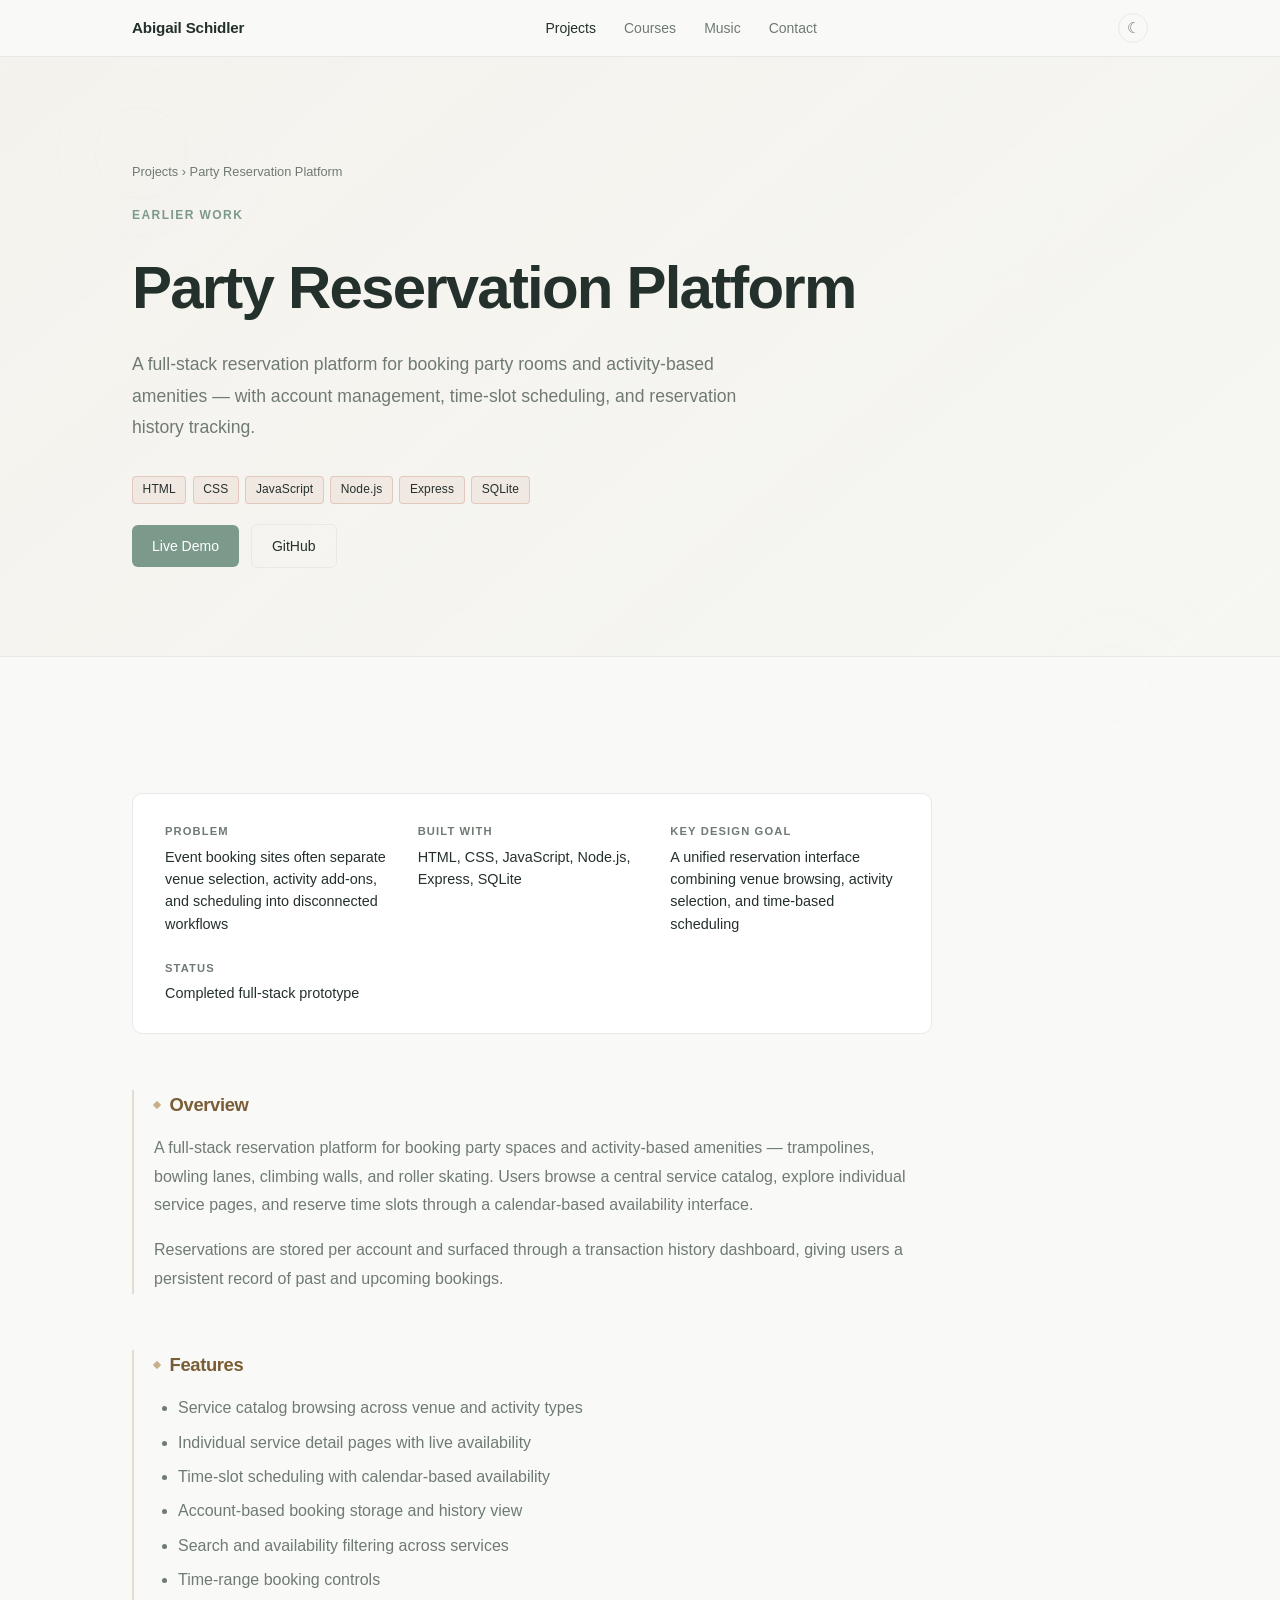
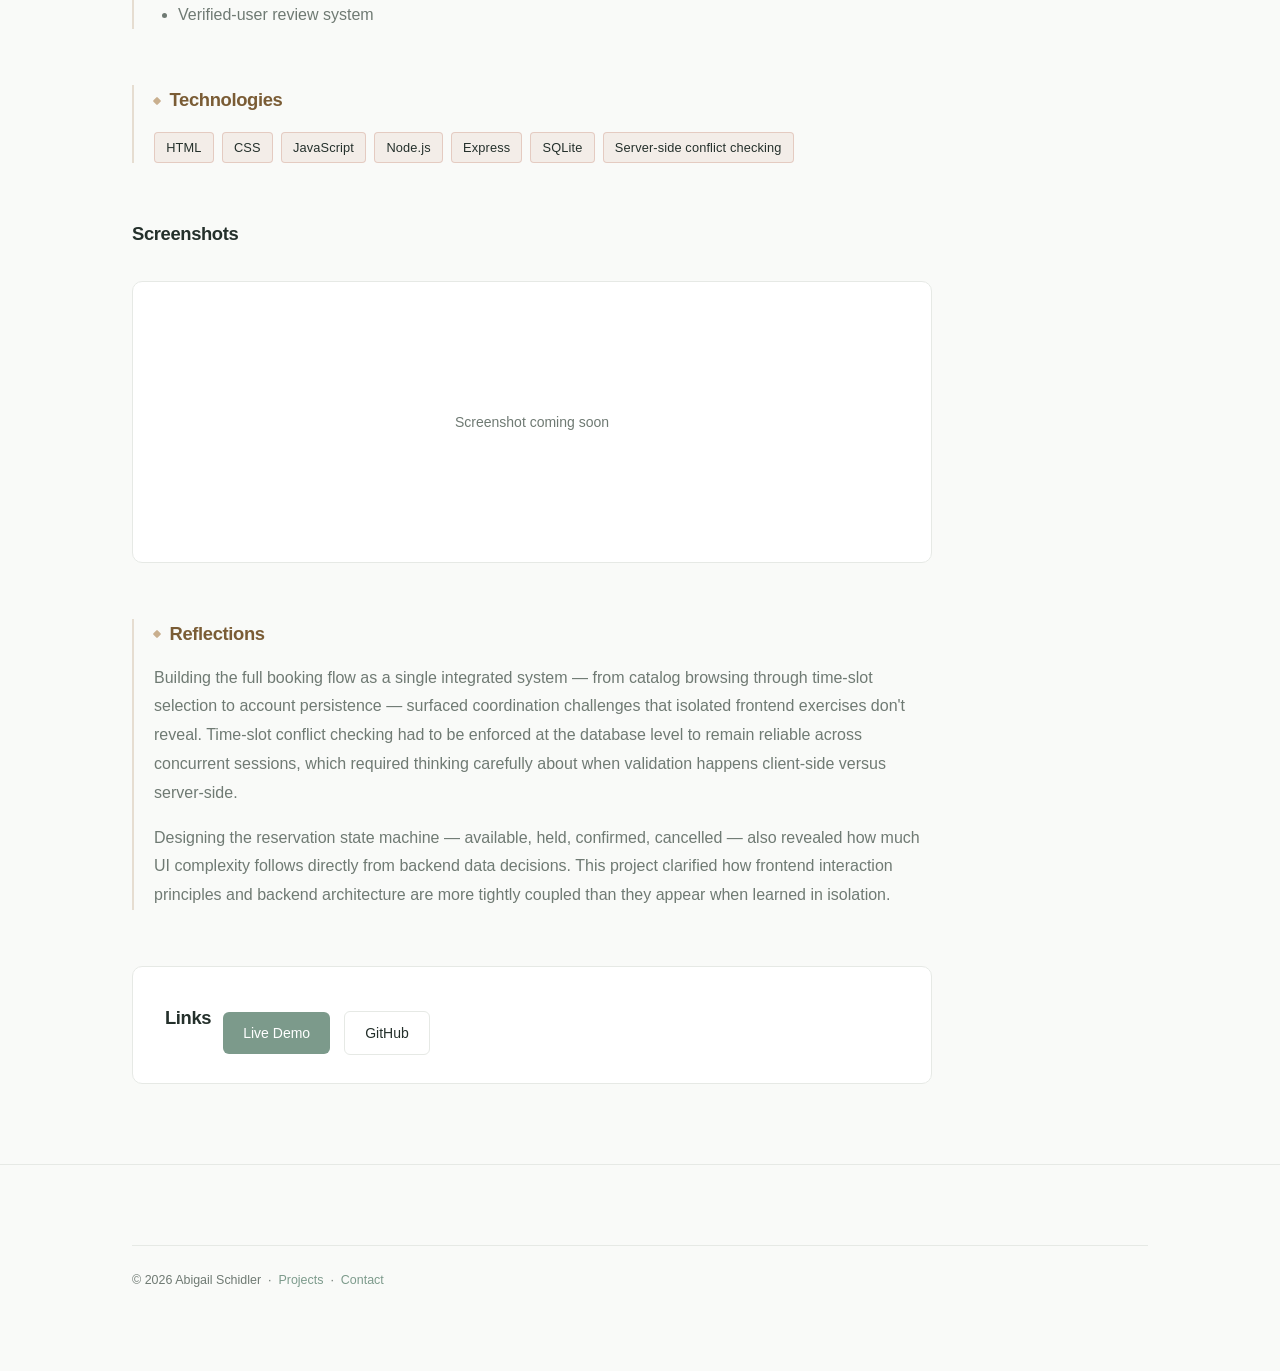
<file: projects/party-rental.html>
<!DOCTYPE html>
<html lang="en">
  <head>
    <meta charset="UTF-8" />
    <meta name="viewport" content="width=device-width, initial-scale=1.0" />
    <title>Party Reservation Platform — Abigail Schidler</title>
    <link rel="stylesheet" href="../assets/css/styles.css" />
    <link rel="stylesheet" href="../assets/css/party-rental.css" />
    <script src="../assets/js/theme.js"></script>
  </head>
  <body>

    <nav aria-label="Primary navigation">
      <div class="nav-inner">
        <a href="../index.html" class="nav-logo">Abigail Schidler</a>
        <ul class="nav-links">
          <li><a href="../projects.html" aria-current="page">Projects</a></li>
          <li><a href="../courses.html">Courses</a></li>
          <li><a href="../composing.html">Music</a></li>
          <li><a href="../index.html#contact">Contact</a></li>
        </ul>
        <button class="theme-toggle" aria-label="Switch to dark mode"></button>
      </div>
    </nav>

    <!-- ── 1. Project Header ─────────────────────────────────── -->
    <div class="page-hero project-header pr-hero">
      <div class="container">
        <p class="breadcrumb">
          <a href="../projects.html">Projects</a> &rsaquo; Party Reservation Platform
        </p>
        <p class="section-label">Earlier Work</p>
        <h1>Party Reservation Platform</h1>
        <p class="page-intro">
          A full-stack reservation platform for booking party rooms and
          activity-based amenities — with account management, time-slot
          scheduling, and reservation history tracking.
        </p>
        <div class="tag-group">
          <span class="tag">HTML</span>
          <span class="tag">CSS</span>
          <span class="tag">JavaScript</span>
          <span class="tag">Node.js</span>
          <span class="tag">Express</span>
          <span class="tag">SQLite</span>
        </div>
        <div class="project-links">
          <a href="#" class="btn btn-primary">Live Demo</a>
          <a href="https://github.com/AbigailSchidler/party-reservation" class="btn btn-outline">GitHub</a>
        </div>
      </div>
    </div>

    <div class="page-content">
      <div class="container">
        <div class="project-detail">

          <!-- ── 2. Project Hero (quick preview) ──────────────── -->
          <div class="project-section project-hero">
            <div class="highlights-grid">
              <div class="highlight-item">
                <div class="highlight-label">Problem</div>
                <div class="highlight-value">Event booking sites often separate venue selection, activity add-ons, and scheduling into disconnected workflows</div>
              </div>
              <div class="highlight-item">
                <div class="highlight-label">Built with</div>
                <div class="highlight-value">HTML, CSS, JavaScript, Node.js, Express, SQLite</div>
              </div>
              <div class="highlight-item">
                <div class="highlight-label">Key design goal</div>
                <div class="highlight-value">A unified reservation interface combining venue browsing, activity selection, and time-based scheduling</div>
              </div>
              <div class="highlight-item">
                <div class="highlight-label">Status</div>
                <div class="highlight-value">Completed full-stack prototype</div>
              </div>
            </div>
          </div>

          <!-- ── 3. Overview ───────────────────────────────────── -->
          <div class="project-section pr-section">
            <h2>Overview</h2>
            <p>
              A full-stack reservation platform for booking party spaces and
              activity-based amenities — trampolines, bowling lanes, climbing
              walls, and roller skating. Users browse a central service catalog,
              explore individual service pages, and reserve time slots through a
              calendar-based availability interface.
            </p>
            <p>
              Reservations are stored per account and surfaced through a
              transaction history dashboard, giving users a persistent record of
              past and upcoming bookings.
            </p>
          </div>

          <!-- ── 4. Features ───────────────────────────────────── -->
          <div class="project-section pr-section">
            <h2>Features</h2>
            <ul>
              <li>Service catalog browsing across venue and activity types</li>
              <li>Individual service detail pages with live availability</li>
              <li>Time-slot scheduling with calendar-based availability</li>
              <li>Account-based booking storage and history view</li>
              <li>Search and availability filtering across services</li>
              <li>Time-range booking controls</li>
              <li>Verified-user review system</li>
            </ul>
          </div>

          <!-- ── 5. Technologies ───────────────────────────────── -->
          <div class="project-section project-tech-stack pr-section">
            <h2>Technologies</h2>
            <div class="tag-group">
              <span class="tag">HTML</span>
              <span class="tag">CSS</span>
              <span class="tag">JavaScript</span>
              <span class="tag">Node.js</span>
              <span class="tag">Express</span>
              <span class="tag">SQLite</span>
              <span class="tag">Server-side conflict checking</span>
            </div>
          </div>

          <!-- ── 6. Media ───────────────────────────────────────── -->
          <div class="project-section project-media">
            <h2>Screenshots</h2>
            <div class="project-screenshot">
              <div class="screenshot-placeholder">
                Screenshot coming soon
              </div>
            </div>
          </div>

          <!-- ── 7. Reflections ─────────────────────────────────── -->
          <div class="project-section pr-section">
            <h2>Reflections</h2>
            <p>
              Building the full booking flow as a single integrated system —
              from catalog browsing through time-slot selection to account
              persistence — surfaced coordination challenges that isolated
              frontend exercises don't reveal. Time-slot conflict checking
              had to be enforced at the database level to remain reliable
              across concurrent sessions, which required thinking carefully
              about when validation happens client-side versus server-side.
            </p>
            <p>
              Designing the reservation state machine — available, held,
              confirmed, cancelled — also revealed how much UI complexity
              follows directly from backend data decisions. This project
              clarified how frontend interaction principles and backend
              architecture are more tightly coupled than they appear when
              learned in isolation.
            </p>
          </div>

          <!-- ── 8. Links ───────────────────────────────────────── -->
          <div class="project-section project-links">
            <h2>Links</h2>
            <div class="link-row">
              <a href="#" class="btn btn-primary">Live Demo</a>
              <a href="https://github.com/AbigailSchidler/party-reservation" class="btn btn-outline">GitHub</a>
            </div>
          </div>

        </div>
      </div>
    </div>

    <footer>
      <div class="footer-inner">
        <p class="footer-credit">
          &copy; 2026 Abigail Schidler &nbsp;&middot;&nbsp;
          <a href="../projects.html">Projects</a>
          &nbsp;&middot;&nbsp;
          <a href="../index.html#contact">Contact</a>
        </p>
      </div>
    </footer>

  </body>
</html>
</file>
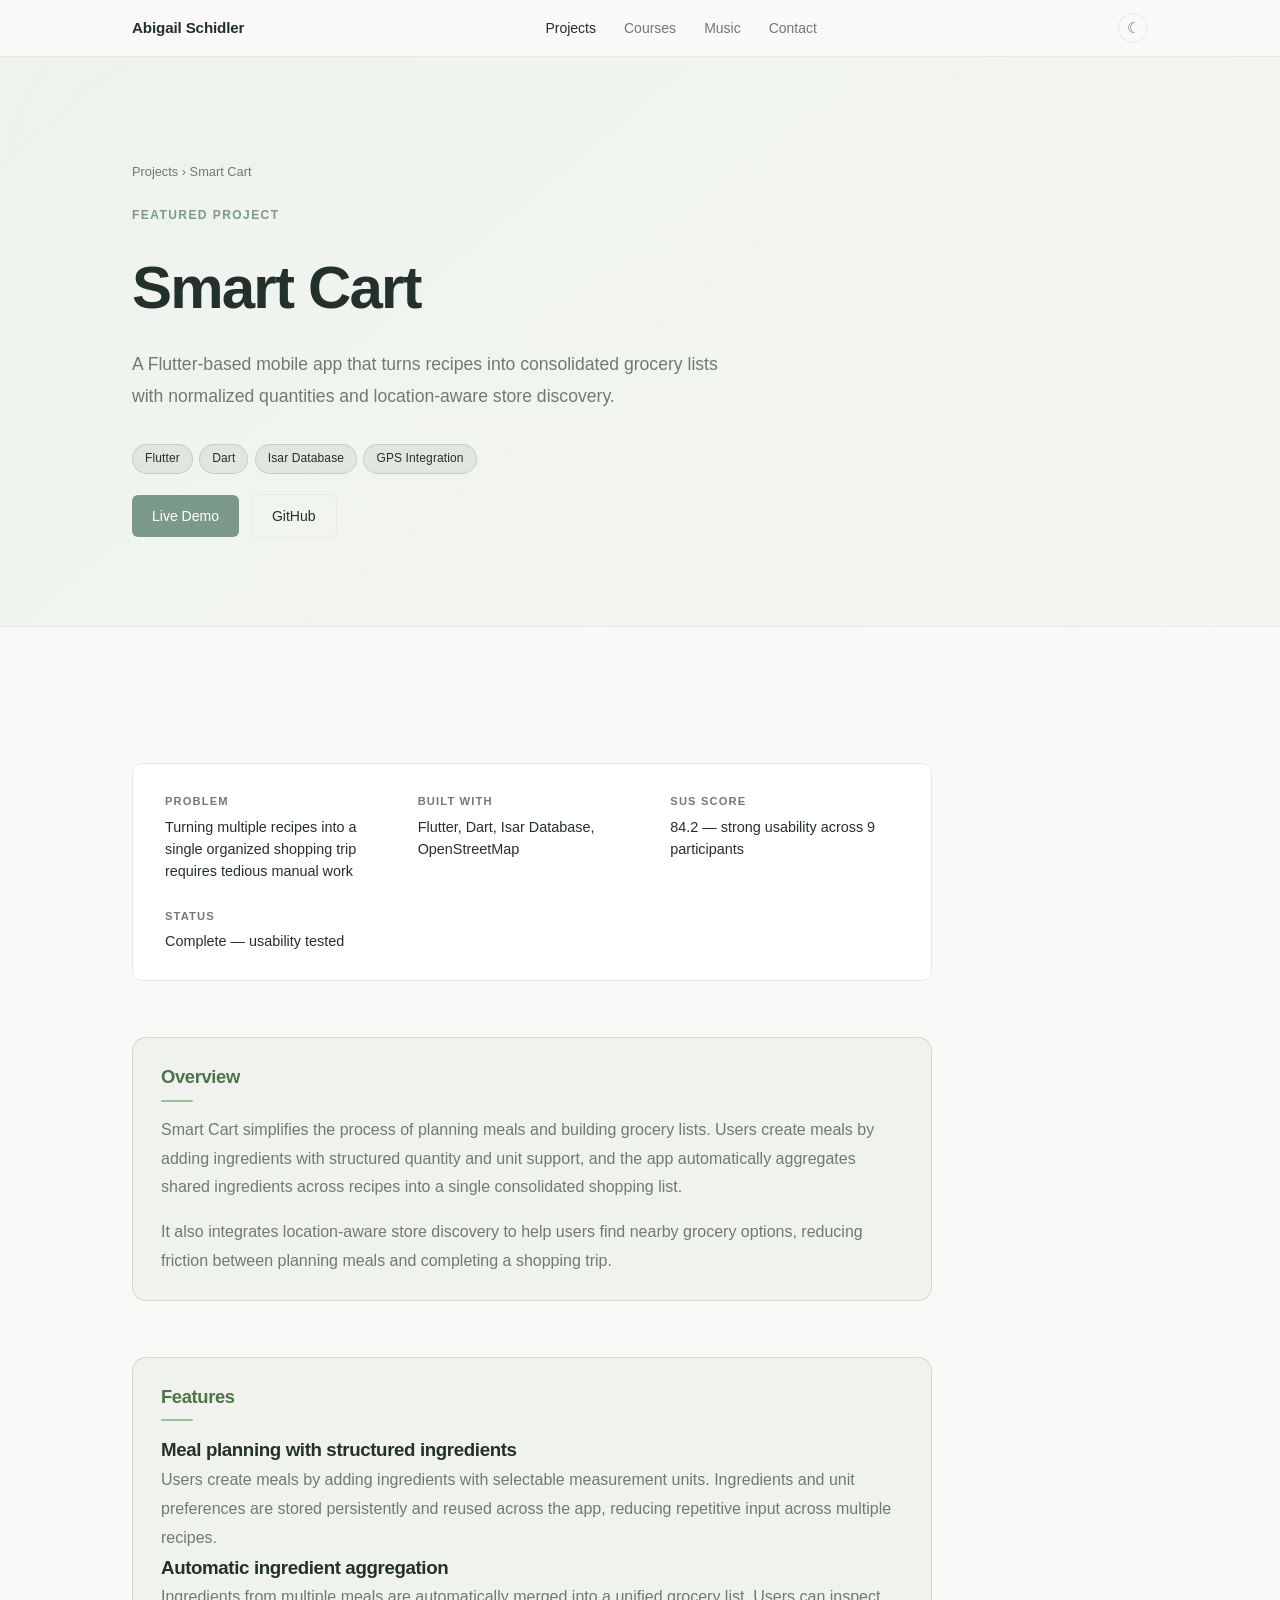
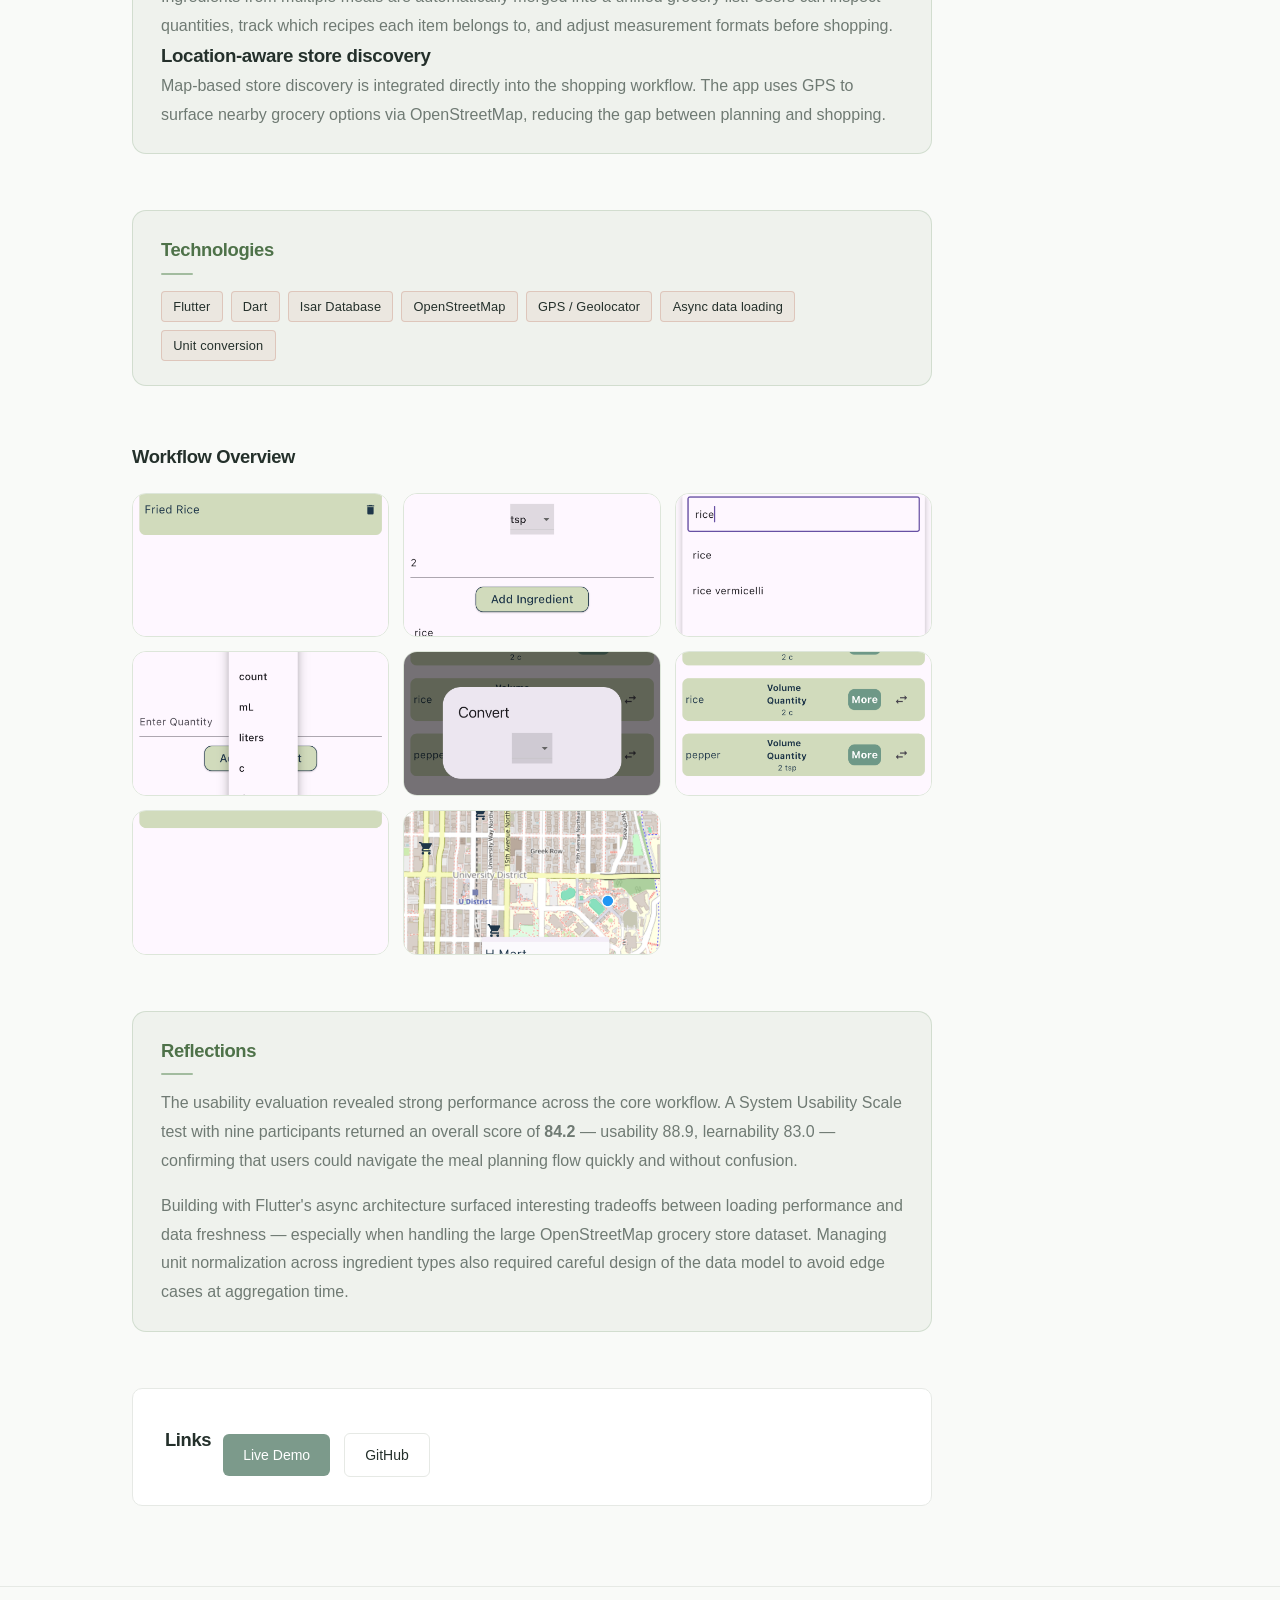
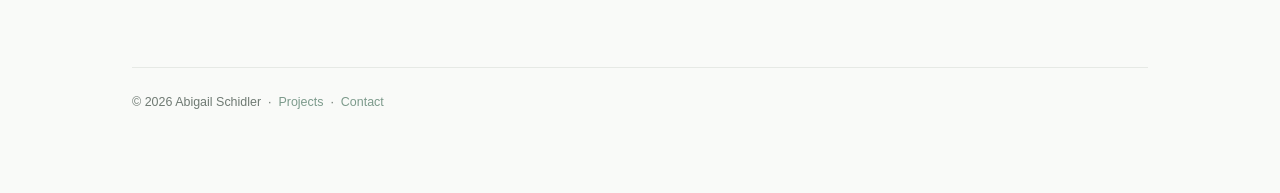
<file: projects/smart-cart.html>
<!DOCTYPE html>
<html lang="en">
  <head>
    <meta charset="UTF-8" />
    <meta name="viewport" content="width=device-width, initial-scale=1.0" />
    <title>Smart Cart — Abigail Schidler</title>
    <link rel="stylesheet" href="../assets/css/styles.css" />
    <link rel="stylesheet" href="../assets/css/smart-cart.css" />
    <script src="../assets/js/theme.js"></script>
  </head>
  <body>

    <nav aria-label="Primary navigation">
      <div class="nav-inner">
        <a href="../index.html" class="nav-logo">Abigail Schidler</a>
        <ul class="nav-links">
          <li><a href="../projects.html" aria-current="page">Projects</a></li>
          <li><a href="../courses.html">Courses</a></li>
          <li><a href="../composing.html">Music</a></li>
          <li><a href="../index.html#contact">Contact</a></li>
        </ul>
        <button class="theme-toggle" aria-label="Switch to dark mode"></button>
      </div>
    </nav>

    <!-- ── 1. Project Header ─────────────────────────────────── -->
    <div class="page-hero project-header sc-hero">
      <div class="container">
        <p class="breadcrumb">
          <a href="../projects.html">Projects</a> &rsaquo; Smart Cart
        </p>
        <p class="section-label">Featured Project</p>
        <h1>Smart Cart</h1>
        <p class="page-intro">
          A Flutter-based mobile app that turns recipes into consolidated
          grocery lists with normalized quantities and location-aware
          store discovery.
        </p>
        <div class="tag-group sc-tags">
          <span class="tag">Flutter</span>
          <span class="tag">Dart</span>
          <span class="tag">Isar Database</span>
          <span class="tag">GPS Integration</span>
        </div>
        <div class="project-links">
          <a href="#" class="btn btn-primary">Live Demo</a>
          <a href="https://github.com/AbigailSchidler/Smart-Cart" class="btn btn-outline">GitHub</a>
        </div>
      </div>
    </div>

    <div class="page-content">
      <div class="container">
        <div class="project-detail">

          <!-- ── 2. Project Hero (quick preview) ──────────────── -->
          <div class="project-section project-hero">
            <div class="highlights-grid">
              <div class="highlight-item">
                <div class="highlight-label">Problem</div>
                <div class="highlight-value">Turning multiple recipes into a single organized shopping trip requires tedious manual work</div>
              </div>
              <div class="highlight-item">
                <div class="highlight-label">Built with</div>
                <div class="highlight-value">Flutter, Dart, Isar Database, OpenStreetMap</div>
              </div>
              <div class="highlight-item">
                <div class="highlight-label">SUS score</div>
                <div class="highlight-value">84.2 — strong usability across 9 participants</div>
              </div>
              <div class="highlight-item">
                <div class="highlight-label">Status</div>
                <div class="highlight-value">Complete — usability tested</div>
              </div>
            </div>
          </div>

          <!-- ── 3. Overview ───────────────────────────────────── -->
          <div class="project-section sc-section">
            <h2>Overview</h2>
            <p>
              Smart Cart simplifies the process of planning meals and building
              grocery lists. Users create meals by adding ingredients with
              structured quantity and unit support, and the app automatically
              aggregates shared ingredients across recipes into a single
              consolidated shopping list.
            </p>
            <p>
              It also integrates location-aware store discovery to help users
              find nearby grocery options, reducing friction between planning
              meals and completing a shopping trip.
            </p>
          </div>

          <!-- ── 4. Features ───────────────────────────────────── -->
          <div class="project-section sc-section">
            <h2>Features</h2>

            <h3>Meal planning with structured ingredients</h3>
            <p>
              Users create meals by adding ingredients with selectable
              measurement units. Ingredients and unit preferences are stored
              persistently and reused across the app, reducing repetitive input
              across multiple recipes.
            </p>

            <h3>Automatic ingredient aggregation</h3>
            <p>
              Ingredients from multiple meals are automatically merged into a
              unified grocery list. Users can inspect quantities, track which
              recipes each item belongs to, and adjust measurement formats
              before shopping.
            </p>

            <h3>Location-aware store discovery</h3>
            <p>
              Map-based store discovery is integrated directly into the shopping
              workflow. The app uses GPS to surface nearby grocery options via
              OpenStreetMap, reducing the gap between planning and shopping.
            </p>
          </div>

          <!-- ── 5. Technologies ───────────────────────────────── -->
          <div class="project-section project-tech-stack sc-section">
            <h2>Technologies</h2>
            <div class="tag-group">
              <span class="tag">Flutter</span>
              <span class="tag">Dart</span>
              <span class="tag">Isar Database</span>
              <span class="tag">OpenStreetMap</span>
              <span class="tag">GPS / Geolocator</span>
              <span class="tag">Async data loading</span>
              <span class="tag">Unit conversion</span>
            </div>
          </div>

          <!-- ── 6. Media ───────────────────────────────────────── -->
          <div class="project-section project-media sc-gallery" id="workflow-overview">
            <h2>Workflow Overview</h2>

            <div class="screenshot-gallery">

              <a href="#lightbox-meals-home" class="gallery-item">
                <img src="../assets/images/project-screenshots/smart-cart/meals-home.png" alt="Meals home screen" />
              </a>
              <a href="#lightbox-new-meal" class="gallery-item">
                <img src="../assets/images/project-screenshots/smart-cart/new-meal.png" alt="New meal creation" />
              </a>
              <a href="#lightbox-ingredient-search" class="gallery-item">
                <img src="../assets/images/project-screenshots/smart-cart/ingredient-search.png" alt="Ingredient search" />
              </a>
              <a href="#lightbox-unit-select" class="gallery-item">
                <img src="../assets/images/project-screenshots/smart-cart/unit-select.png" alt="Unit selection" />
              </a>
              <a href="#lightbox-unit-convert" class="gallery-item">
                <img src="../assets/images/project-screenshots/smart-cart/unit-convert.png" alt="Unit conversion" />
              </a>
              <a href="#lightbox-groceries" class="gallery-item">
                <img src="../assets/images/project-screenshots/smart-cart/groceries.png" alt="Grocery list" />
              </a>
              <a href="#lightbox-current-meals" class="gallery-item">
                <img src="../assets/images/project-screenshots/smart-cart/current-meals.png" alt="Current meals view" />
              </a>
              <a href="#lightbox-map" class="gallery-item">
                <img src="../assets/images/project-screenshots/smart-cart/map.png" alt="Store map" />
              </a>

            </div>
          </div>

          <!-- Lightboxes -->
          <div id="lightbox-meals-home" class="lightbox" role="dialog" aria-modal="true" aria-label="Meals home screen">
            <a href="#workflow-overview" class="lightbox-backdrop" aria-label="Close lightbox"></a>
            <div class="lightbox-frame">
              <a href="#workflow-overview" class="lightbox-close" aria-label="Close">&times;</a>
              <img src="../assets/images/project-screenshots/smart-cart/meals-home.png" alt="Meals home screen" />
            </div>
          </div>
          <div id="lightbox-new-meal" class="lightbox" role="dialog" aria-modal="true" aria-label="New meal creation">
            <a href="#workflow-overview" class="lightbox-backdrop" aria-label="Close lightbox"></a>
            <div class="lightbox-frame">
              <a href="#workflow-overview" class="lightbox-close" aria-label="Close">&times;</a>
              <img src="../assets/images/project-screenshots/smart-cart/new-meal.png" alt="New meal creation" />
            </div>
          </div>
          <div id="lightbox-ingredient-search" class="lightbox" role="dialog" aria-modal="true" aria-label="Ingredient search">
            <a href="#workflow-overview" class="lightbox-backdrop" aria-label="Close lightbox"></a>
            <div class="lightbox-frame">
              <a href="#workflow-overview" class="lightbox-close" aria-label="Close">&times;</a>
              <img src="../assets/images/project-screenshots/smart-cart/ingredient-search.png" alt="Ingredient search" />
            </div>
          </div>
          <div id="lightbox-unit-select" class="lightbox" role="dialog" aria-modal="true" aria-label="Unit selection">
            <a href="#workflow-overview" class="lightbox-backdrop" aria-label="Close lightbox"></a>
            <div class="lightbox-frame">
              <a href="#workflow-overview" class="lightbox-close" aria-label="Close">&times;</a>
              <img src="../assets/images/project-screenshots/smart-cart/unit-select.png" alt="Unit selection" />
            </div>
          </div>
          <div id="lightbox-unit-convert" class="lightbox" role="dialog" aria-modal="true" aria-label="Unit conversion">
            <a href="#workflow-overview" class="lightbox-backdrop" aria-label="Close lightbox"></a>
            <div class="lightbox-frame">
              <a href="#workflow-overview" class="lightbox-close" aria-label="Close">&times;</a>
              <img src="../assets/images/project-screenshots/smart-cart/unit-convert.png" alt="Unit conversion" />
            </div>
          </div>
          <div id="lightbox-groceries" class="lightbox" role="dialog" aria-modal="true" aria-label="Grocery list">
            <a href="#workflow-overview" class="lightbox-backdrop" aria-label="Close lightbox"></a>
            <div class="lightbox-frame">
              <a href="#workflow-overview" class="lightbox-close" aria-label="Close">&times;</a>
              <img src="../assets/images/project-screenshots/smart-cart/groceries.png" alt="Grocery list" />
            </div>
          </div>
          <div id="lightbox-current-meals" class="lightbox" role="dialog" aria-modal="true" aria-label="Current meals view">
            <a href="#workflow-overview" class="lightbox-backdrop" aria-label="Close lightbox"></a>
            <div class="lightbox-frame">
              <a href="#workflow-overview" class="lightbox-close" aria-label="Close">&times;</a>
              <img src="../assets/images/project-screenshots/smart-cart/current-meals.png" alt="Current meals view" />
            </div>
          </div>
          <div id="lightbox-map" class="lightbox" role="dialog" aria-modal="true" aria-label="Store map">
            <a href="#workflow-overview" class="lightbox-backdrop" aria-label="Close lightbox"></a>
            <div class="lightbox-frame">
              <a href="#workflow-overview" class="lightbox-close" aria-label="Close">&times;</a>
              <img src="../assets/images/project-screenshots/smart-cart/map.png" alt="Store map" />
            </div>
          </div>

          <!-- ── 7. Reflections ─────────────────────────────────── -->
          <div class="project-section sc-section">
            <h2>Reflections</h2>
            <p>
              The usability evaluation revealed strong performance across the
              core workflow. A System Usability Scale test with nine participants
              returned an overall score of <strong>84.2</strong> — usability
              88.9, learnability 83.0 — confirming that users could navigate
              the meal planning flow quickly and without confusion.
            </p>
            <p>
              Building with Flutter's async architecture surfaced interesting
              tradeoffs between loading performance and data freshness — especially
              when handling the large OpenStreetMap grocery store dataset. Managing
              unit normalization across ingredient types also required careful
              design of the data model to avoid edge cases at aggregation time.
            </p>
          </div>

          <!-- ── 8. Links ───────────────────────────────────────── -->
          <div class="project-section project-links">
            <h2>Links</h2>
            <div class="link-row">
              <a href="#" class="btn btn-primary">Live Demo</a>
              <a href="https://github.com/AbigailSchidler/Smart-Cart" class="btn btn-outline">GitHub</a>
            </div>
          </div>

        </div>
      </div>
    </div>

    <footer>
      <div class="footer-inner">
        <p class="footer-credit">
          &copy; 2026 Abigail Schidler &nbsp;&middot;&nbsp;
          <a href="../projects.html">Projects</a>
          &nbsp;&middot;&nbsp;
          <a href="../index.html#contact">Contact</a>
        </p>
      </div>
    </footer>

    <script src="../assets/js/project-data.js"></script>
    <script src="../assets/js/inject-cards.js"></script>
  </body>
</html>
</file>
<file: assets/css/styles.css>
/* ==========================================================================
   Abigail Schidler — Portfolio
   styles.css
   ==========================================================================

   Table of contents
   1.  Variables
   2.  Reset & base
   3.  Typography
   4.  Layout
   5.  Navigation
   6.  Buttons
   7.  Tags
   8.  Hero
   9.  Interests
   10. Projects
   11. Courses
   12. Music
   13. Project highlights block
   14. Explore / nav-forward cards (homepage)
   15. Work-also row (homepage)
   16. Page hero (inner pages)
   17. Footer
   18. Responsive
   19. Ripple background texture
   20. Project logo marks
   21. Dark mode
   22. Song of the Week
   23. Project timeline (projects.html)
   ========================================================================== */


/* ==========================================================================
   1. Variables
   ========================================================================== */

:root {
  /* ── Core palette ────────────────────────────────────────── */
  --color-bg:             #f9faf8;   /* warm off-white */
  --color-surface:        #ffffff;   /* card/panel white */
  --color-text:           #24302b;   /* deep forest green-black */
  --color-muted:          #6f7a73;   /* muted sage grey */
  --color-border:         #e6e9e5;   /* soft warm-grey border */

  --color-accent:         #7c9a8b;   /* sage green — primary accent */
  --color-accent-hover:   #5f7f72;   /* darker sage — hover states */

  --color-accent-warm:    #c17c66;   /* terracotta — tags, warm highlights */
  --color-accent-blossom: #e7c3cb;   /* cherry blossom — music section */
  --color-accent-water:   #8faec2;   /* soft blue — project glow, water tones */

  /* ── Derived fills (alpha tints — not new colors) ────────── */
  --color-accent-tint:    rgba(124, 154, 139, 0.10); /* sage tint */
  --color-warm-tint:      rgba(193, 124, 102, 0.10); /* terracotta tint */

  /* ── Layout ──────────────────────────────────────────────── */
  --radius: 10px;
  --max-w:  1080px;
  --gap:    2rem;
}


/* ==========================================================================
   2. Reset & base
   ========================================================================== */

*, *::before, *::after {
  box-sizing: border-box;
  margin: 0;
  padding: 0;
}

html {
  scroll-behavior: smooth;
}

body {
  font-family: -apple-system, BlinkMacSystemFont, "Segoe UI", Helvetica, Arial, sans-serif;
  background-color: var(--color-bg);
  color: var(--color-text);
  line-height: 1.65;
  font-size: 16px;
  -webkit-font-smoothing: antialiased;
  position: relative;
  overflow-x: hidden;
}

img {
  max-width: 100%;
  display: block;
}


/* ==========================================================================
   3. Typography
   ========================================================================== */

a {
  color: var(--color-accent);
  text-decoration: none;
  transition: opacity 0.15s ease;
}

a:hover {
  opacity: 0.7;
}

h1, h2, h3 {
  letter-spacing: -0.02em;
}


/* ==========================================================================
   4. Layout
   ========================================================================== */

.container {
  max-width: var(--max-w);
  margin: 0 auto;
  padding: 0 2rem;
}

section {
  padding: 6rem 0;
}

section + section {
  border-top: 1px solid var(--color-border);
}

.section-label {
  font-size: 0.75rem;
  font-weight: 600;
  letter-spacing: 0.12em;
  text-transform: uppercase;
  color: var(--color-accent);
  margin-bottom: 0.75rem;
}

h2.section-title {
  font-size: 2rem;
  font-weight: 700;
  color: var(--color-text);
  margin-bottom: 3rem;
}

/* Spacious intro paragraph beneath a section heading */
.section-intro {
  font-size: 1.05rem;
  color: var(--color-muted);
  max-width: 600px;
  line-height: 1.8;
  margin-top: -2rem;
  margin-bottom: 3rem;
}


/* ==========================================================================
   5. Navigation
   ========================================================================== */

nav {
  position: sticky;
  top: 0;
  z-index: 100;
  /* matches --color-bg at 88% opacity */
  background: rgba(249, 250, 248, 0.88);
  backdrop-filter: blur(12px);
  -webkit-backdrop-filter: blur(12px);
  border-bottom: 1px solid var(--color-border);
}

.nav-inner {
  max-width: var(--max-w);
  margin: 0 auto;
  padding: 0 2rem;
  height: 56px;
  display: flex;
  align-items: center;
  justify-content: space-between;
}

.nav-logo {
  font-size: 0.95rem;
  font-weight: 600;
  color: var(--color-text);
  letter-spacing: -0.01em;
  text-decoration: none;
}

.nav-logo:hover {
  opacity: 0.7;
}

.nav-links {
  display: flex;
  gap: 1.75rem;
  list-style: none;
}

.nav-links a {
  font-size: 0.875rem;
  color: var(--color-muted);
  text-decoration: none;
  transition: color 0.15s ease;
}

.nav-links a:hover {
  color: var(--color-text);
  opacity: 1;
}

.nav-links a[aria-current="page"] {
  color: var(--color-text);
  font-weight: 500;
}

.theme-toggle {
  background: none;
  border: 1px solid var(--color-border);
  border-radius: 50%;
  width: 30px;
  height: 30px;
  cursor: pointer;
  color: var(--color-muted);
  font-size: 0.95rem;
  line-height: 1;
  display: flex;
  align-items: center;
  justify-content: center;
  flex-shrink: 0;
  transition: border-color 0.15s ease, color 0.15s ease;
}

.theme-toggle:hover {
  border-color: var(--color-accent);
  color: var(--color-text);
}

/* Light mode: show moon (click to go dark) */
.theme-toggle::after {
  content: "☾";
}

/* Dark mode: show sun (click to go light) */
[data-theme="dark"] .theme-toggle::after {
  content: "☀";
}


/* ==========================================================================
   6. Buttons
   ========================================================================== */

.btn {
  display: inline-flex;
  align-items: center;
  gap: 0.4rem;
  padding: 0.6rem 1.25rem;
  border-radius: 6px;
  font-size: 0.875rem;
  font-weight: 500;
  text-decoration: none;
  transition: background 0.15s ease, color 0.15s ease, box-shadow 0.15s ease;
  cursor: pointer;
  border: none;
}

.btn-primary {
  background: var(--color-accent);
  color: #fff;
}

.btn-primary:hover {
  background: var(--color-accent-hover);
  opacity: 1;
  box-shadow: 0 2px 8px rgba(124, 154, 139, 0.30);
}

.btn-outline {
  background: transparent;
  color: var(--color-text);
  border: 1px solid var(--color-border);
}

.btn-outline:hover {
  background: var(--color-surface);
  opacity: 1;
}

.btn-ghost {
  background: transparent;
  color: var(--color-accent);
  padding-left: 0;
  padding-right: 0;
}

.btn-ghost:hover {
  opacity: 0.65;
}


/* ==========================================================================
   7. Tags
   ========================================================================== */

/*
 * Warm tint fill + terracotta outline.
 * Text stays in --color-text for accessibility (#c17c66 alone is ~3:1 on
 * white — insufficient for 12px text). Warm colour reads through the border.
 */
.tag {
  display: inline-block;
  padding: 0.2rem 0.6rem;
  background: var(--color-warm-tint);
  color: var(--color-text);
  border: 1px solid rgba(193, 124, 102, 0.30);
  border-radius: 4px;
  font-size: 0.75rem;
  font-weight: 500;
  letter-spacing: 0.01em;
}

.tag-group {
  display: flex;
  flex-wrap: wrap;
  gap: 0.4rem;
  margin-bottom: 1rem;
}


/* ==========================================================================
   8. Hero (homepage)
   ========================================================================== */

#hero {
  padding: 8rem 0 7rem;
  border-top: none;
}

.hero-grid {
  display: grid;
  grid-template-columns: 1fr 340px;
  gap: 5rem;
  align-items: center;
}

.hero-eyebrow {
  font-size: 0.8rem;
  font-weight: 600;
  letter-spacing: 0.1em;
  text-transform: uppercase;
  color: var(--color-accent);
  margin-bottom: 1rem;
}

.hero-name {
  font-size: clamp(3rem, 6vw, 4.5rem);
  font-weight: 800;
  letter-spacing: -0.03em;
  line-height: 1.05;
  color: var(--color-text);
  margin-bottom: 1rem;
}

.hero-role {
  font-size: 1.15rem;
  color: var(--color-muted);
  font-weight: 400;
  margin-bottom: 1.75rem;
}

.hero-intro {
  font-size: 1.05rem;
  color: var(--color-muted);
  max-width: 520px;
  line-height: 1.8;
  margin-bottom: 2.5rem;
}

.hero-actions {
  display: flex;
  flex-wrap: wrap;
  gap: 1rem;
}


.hero-portrait img {
  width: 100%;
  aspect-ratio: 4 / 5;
  object-fit: cover;
  object-position: center top;
  border-radius: var(--radius);
  filter: grayscale(8%);
}


/* ==========================================================================
   9. Interests
   ========================================================================== */

.interests-grid {
  display: grid;
  grid-template-columns: repeat(auto-fit, minmax(200px, 1fr));
  gap: 1.5rem;
}

.interest-card {
  padding: 1.5rem 1.75rem;
  background: var(--color-surface);
  border: 1px solid var(--color-border);
  border-radius: var(--radius);
  transition: border-color 0.2s ease, transform 0.2s ease;
}

.interest-card:hover {
  border-color: var(--color-accent);
  transform: translateY(-2px);
}

.interest-icon {
  font-size: 1.25rem;
  margin-bottom: 0.6rem;
}

.interest-label {
  font-size: 0.9rem;
  font-weight: 600;
  color: var(--color-text);
}


/* ==========================================================================
   10. Projects
   ========================================================================== */

.projects-grid {
  display: grid;
  grid-template-columns: repeat(auto-fit, minmax(320px, 1fr));
  gap: 1.5rem;
}

.project-card {
  border: 1px solid var(--color-border);
  border-radius: var(--radius);
  padding: 2rem;
  display: flex;
  flex-direction: column;
  gap: 1rem;
  transition: border-color 0.2s ease, box-shadow 0.2s ease;
}

.project-card:hover {
  border-color: var(--color-accent);
  /* water-toned glow — cool and calm */
  box-shadow: 0 4px 20px rgba(143, 174, 194, 0.18);
}

.project-name {
  font-size: 1.1rem;
  font-weight: 700;
  color: var(--color-text);
  letter-spacing: -0.01em;
}

.project-blurb {
  font-size: 0.9rem;
  color: var(--color-muted);
  line-height: 1.65;
  flex: 1;
}

.project-links {
  display: flex;
  gap: 0.75rem;
  align-items: center;
  flex-wrap: wrap;
}

/* Project detail pages */
.project-detail {
  max-width: 800px;
}

.project-detail h1 {
  font-size: clamp(2rem, 4.5vw, 3rem);
  font-weight: 800;
  letter-spacing: -0.03em;
  margin-bottom: 0.5rem;
}

.project-detail .lead {
  font-size: 1.1rem;
  color: var(--color-muted);
  line-height: 1.8;
  margin-bottom: 1.75rem;
}

.project-detail .tag-group {
  margin-bottom: 1.75rem;
}

.project-screenshot {
  border: 1px solid var(--color-border);
  border-radius: var(--radius);
  overflow: hidden;
  margin: 2rem 0;
  background: var(--color-surface);
}

.project-screenshot img {
  width: 100%;
}

.screenshot-placeholder {
  height: 280px;
  display: flex;
  align-items: center;
  justify-content: center;
  color: var(--color-muted);
  font-size: 0.875rem;
}

/* Inline screenshot figure with caption */
.project-figure {
  margin: 2rem 0;
}

.project-figure img {
  display: block;
  width: 100%;
  max-width: 900px;
  border: 1px solid var(--color-border);
  border-radius: var(--radius);
  background: var(--color-surface);
}

.project-figure figcaption {
  margin-top: 0.6rem;
  font-size: 0.8rem;
  color: var(--color-muted);
  text-align: center;
  letter-spacing: 0.01em;
}


/* Project card thumbnail */
.project-card__thumbnail {
  margin: -2rem -2rem 0;
  border-radius: var(--radius) var(--radius) 0 0;
  overflow: hidden;
}

.project-card__thumbnail img {
  width: 100%;
  aspect-ratio: 16 / 9;
  object-fit: cover;
  display: block;
  transition: transform 0.3s ease;
}

.project-card:hover .project-card__thumbnail img {
  transform: scale(1.03);
}

/* Screenshot gallery */
.screenshot-gallery {
  display: grid;
  grid-template-columns: repeat(3, 1fr);
  gap: 0.875rem;
  margin-top: 1.25rem;
}

.gallery-item {
  border: 1px solid var(--color-border);
  border-radius: var(--radius);
  overflow: hidden;
  cursor: zoom-in;
  display: block;
  aspect-ratio: 16 / 9;
  transition: border-color 0.2s ease, box-shadow 0.2s ease;
}

.gallery-item img {
  width: 100%;
  height: 100%;
  object-fit: cover;
  display: block;
  transition: transform 0.2s ease;
}

.gallery-item:hover {
  border-color: var(--color-accent);
  box-shadow: 0 4px 20px rgba(143, 174, 194, 0.18);
}

.gallery-item:hover img {
  transform: scale(1.03);
}

/* CSS-only lightbox via :target */
.lightbox {
  display: none;
  position: fixed;
  inset: 0;
  z-index: 1000;
  align-items: center;
  justify-content: center;
  padding: 1.5rem;
}

.lightbox:target {
  display: flex;
}

.lightbox-backdrop {
  position: absolute;
  inset: 0;
  background: rgba(36, 48, 43, 0.88);
}

.lightbox-frame {
  position: relative;
  z-index: 1;
  max-width: min(90vw, 1080px);
  max-height: 90vh;
  border-radius: var(--radius);
  overflow: hidden;
  background: var(--color-surface);
  box-shadow: 0 24px 64px rgba(0, 0, 0, 0.45);
}

.lightbox-frame img {
  display: block;
  width: 100%;
  height: auto;
  max-height: 88vh;
  object-fit: contain;
}

.lightbox-close {
  position: absolute;
  top: 0.6rem;
  right: 0.6rem;
  z-index: 2;
  width: 2rem;
  height: 2rem;
  background: var(--color-bg);
  border: 1px solid var(--color-border);
  border-radius: 50%;
  display: flex;
  align-items: center;
  justify-content: center;
  color: var(--color-text);
  font-size: 1.1rem;
  text-decoration: none;
  line-height: 1;
  transition: background 0.15s ease, border-color 0.15s ease;
}

.lightbox-close:hover {
  background: var(--color-accent-tint);
  border-color: var(--color-accent);
}

.project-section {
  margin-top: 3.5rem;
}

.project-section h2 {
  font-size: 1.15rem;
  font-weight: 600;
  margin-bottom: 0.875rem;
}

.project-section p {
  font-size: 1rem;
  color: var(--color-muted);
  line-height: 1.8;
}

.project-section p + p {
  margin-top: 1rem;
}

.project-section ul,
.project-section ol {
  margin-top: 0.75rem;
  padding-left: 1.5rem;
  color: var(--color-muted);
  font-size: 1rem;
  line-height: 1.8;
}

.project-section li {
  margin-bottom: 0.35rem;
}

.project-section li:last-child {
  margin-bottom: 0;
}


/* Additional / supporting projects
 * Smaller cards, lighter weight, simpler hover — signals secondary status
 * without hiding the work.
 */
.section-description {
  font-size: 0.875rem;
  color: var(--color-muted);
  max-width: 560px;
  line-height: 1.65;
  margin-top: -1.75rem;  /* pull up close to the h2 */
  margin-bottom: 2rem;
}

.supporting-grid {
  display: grid;
  grid-template-columns: repeat(auto-fill, minmax(260px, 1fr));
  gap: 1rem;
}

.project-card--supporting {
  border: 1px solid var(--color-border);
  border-radius: var(--radius);
  padding: 1.25rem 1.5rem;
  display: flex;
  flex-direction: column;
  gap: 0.5rem;
  /* no box-shadow on hover — keeps these visually quieter than featured cards */
  transition: border-color 0.15s ease;
}

.project-card--supporting:hover {
  border-color: var(--color-accent);
}

.project-card--supporting .project-name {
  font-size: 0.95rem;
}

.project-card--supporting .project-blurb {
  font-size: 0.85rem;
  flex: 1;
}

.project-card--supporting .tag-group {
  margin-bottom: 0;
}

.project-card--supporting .project-links {
  margin-top: auto;
  padding-top: 0.5rem;
}

/* Separator block used on the projects page between featured and additional */
.projects-secondary {
  margin-top: 4rem;
  padding-top: 3rem;
  border-top: 1px solid var(--color-border);
}

/* In-progress badge
 * Uses --color-accent-water tones. Text darkened to #5a7f96 for AA contrast
 * on the light tinted background (~4.6:1 on white).
 */
.badge-wip {
  display: inline-flex;
  align-items: center;
  gap: 0.35rem;
  font-size: 0.68rem;
  font-weight: 600;
  letter-spacing: 0.07em;
  text-transform: uppercase;
  color: #5a7f96;
  background: rgba(143, 174, 194, 0.12);
  border: 1px solid rgba(143, 174, 194, 0.35);
  border-radius: 4px;
  padding: 0.2rem 0.55rem;
  margin-top: 0.15rem;
  width: fit-content;
}

.badge-wip::before {
  content: '';
  width: 5px;
  height: 5px;
  border-radius: 50%;
  background: currentColor;
  flex-shrink: 0;
}

/* Completed badge
 * Sibling to .badge-wip — same shape and sizing, sage green tones to
 * signal "done" rather than "in progress."
 * #4a7a63 on rgba(124,154,139,0.12) clears WCAG AA (~4.8:1).
 */
.badge-complete {
  display: inline-flex;
  align-items: center;
  gap: 0.35rem;
  font-size: 0.68rem;
  font-weight: 600;
  letter-spacing: 0.07em;
  text-transform: uppercase;
  color: #4a7a63;
  background: rgba(124, 154, 139, 0.12);
  border: 1px solid rgba(124, 154, 139, 0.35);
  border-radius: 4px;
  padding: 0.2rem 0.55rem;
  margin-top: 0.15rem;
  width: fit-content;
}

.badge-complete::before {
  content: '';
  width: 5px;
  height: 5px;
  border-radius: 50%;
  background: currentColor;
  flex-shrink: 0;
}


/* In-progress card variant
 * Inherits project-card--supporting sizing. Dashed border signals
 * "work in progress" without any extra explanation needed.
 */
.project-card--wip {
  border-style: dashed;
  border-color: rgba(143, 174, 194, 0.45);
}

.project-card--wip:hover {
  border-style: dashed;
  border-color: var(--color-accent-water);
}


/* ==========================================================================
   11. Courses
   ========================================================================== */

.courses-list {
  display: flex;
  flex-direction: column;
  gap: 1rem;
  margin-bottom: 1.5rem;
}

.course-item {
  display: flex;
  gap: 1.25rem;
  padding: 1.25rem 1.5rem;
  background: var(--color-surface);
  border: 1px solid var(--color-border);
  border-radius: var(--radius);
  align-items: flex-start;
  transition: border-color 0.2s ease;
}

.course-item:hover {
  border-color: var(--color-accent);
}

.course-num {
  font-size: 0.75rem;
  font-weight: 700;
  color: var(--color-accent);
  letter-spacing: 0.05em;
  padding-top: 0.1rem;
  min-width: 4.5rem;
  white-space: nowrap;
  flex-shrink: 0;
}

.course-name {
  font-size: 0.95rem;
  font-weight: 600;
  color: var(--color-text);
  margin-bottom: 0.2rem;
}

.course-note {
  font-size: 0.85rem;
  color: var(--color-muted);
  line-height: 1.5;
}

/* Upcoming course variant
 * Dashed border signals "not yet taken" — consistent with .project-card--wip.
 * Course codes (e.g. 473) go in the .course-num slot in place of sequence numbers.
 */
.course-item--upcoming {
  border-style: dashed;
}

.course-item--upcoming:hover {
  border-color: var(--color-accent);
}

.course-item--upcoming .course-num {
  color: var(--color-muted);
  font-weight: 500;
  opacity: 0.7;
}

.course-code {
  font-weight: 400;
  color: var(--color-muted);
}


/* Research paper subsection within a course-item
 * Pure typographic hierarchy — no cards or borders so it doesn't
 * compete visually with the course cards themselves.
 */
.course-papers {
  margin-top: 1.1rem;
  padding-top: 1rem;
  border-top: 1px solid var(--color-border);
}

.course-papers-label {
  font-size: 0.68rem;
  font-weight: 600;
  letter-spacing: 0.1em;
  text-transform: uppercase;
  color: var(--color-muted);
  margin-bottom: 0.85rem;
}

.paper-entry + .paper-entry {
  margin-top: 0.875rem;
}

.paper-title {
  font-size: 0.85rem;
  font-weight: 600;
  color: var(--color-text);
  line-height: 1.4;
  margin-bottom: 0.1rem;
}

.paper-authors {
  font-size: 0.75rem;
  color: var(--color-muted);
  font-style: italic;
  margin-bottom: 0.3rem;
}

.paper-takeaway {
  font-size: 0.825rem;
  color: var(--color-muted);
  line-height: 1.55;
}

/* Tooltip — CSS only, no JS
 * Used inline within .paper-authors text.
 * Positioned above the trigger word; fades in on hover.
 */
.tooltip {
  position: relative;
  display: inline;
  cursor: default;
  border-bottom: 1px dotted var(--color-muted);
  color: var(--color-accent);
}

.tooltip .tooltip-text {
  position: absolute;
  bottom: 125%;
  left: 50%;
  transform: translateX(-50%);
  white-space: nowrap;
  background: var(--color-text);
  color: var(--color-bg);
  font-size: 0.72rem;
  font-style: normal;
  font-weight: 500;
  letter-spacing: 0.01em;
  padding: 0.3rem 0.65rem;
  border-radius: 5px;
  pointer-events: none;
  opacity: 0;
  transition: opacity 0.15s ease;
  /* keep it above other content */
  z-index: 10;
}

/* Small arrow pointing down toward the trigger word */
.tooltip .tooltip-text::after {
  content: '';
  position: absolute;
  top: 100%;
  left: 50%;
  transform: translateX(-50%);
  border: 5px solid transparent;
  border-top-color: var(--color-text);
}

.tooltip:hover .tooltip-text,
.tooltip:focus-within .tooltip-text {
  opacity: 1;
}

/* On narrow screens, anchor to the left edge instead of centering,
 * so the tooltip can't overflow the viewport. */
@media (max-width: 480px) {
  .tooltip .tooltip-text {
    left: 0;
    transform: none;
  }

  .tooltip .tooltip-text::after {
    left: 1rem;
    transform: none;
  }
}


/* ==========================================================================
   12. Music
   ========================================================================== */

/*
 * Blossom accent is used here specifically — the section label takes the
 * blossom tone, and the content block gets a soft left border in blossom,
 * making this section feel distinct from the technical content above it.
 */
/*
 * The blossom variable (#e7c3cb) is too light for text. #a07078 is a
 * darkened derivation of that hue that clears WCAG AA at this size.
 */
#music .section-label {
  color: #a07078;
}

.music-inner {
  max-width: 720px;
  border-left: 3px solid var(--color-accent-blossom);
  padding-left: 1.75rem;
}

.music-inner p {
  font-size: 1rem;
  color: var(--color-muted);
  line-height: 1.8;
  margin-bottom: 1.5rem;
}


/* ==========================================================================
   13. Project highlights block
   ========================================================================== */

/*
 * Used on project detail pages below the hero.
 * 3–4 callout items (label + value) in a contained card — gives a quick
 * at-a-glance summary before the gallery and prose sections.
 */
.highlights-grid {
  display: grid;
  grid-template-columns: repeat(auto-fit, minmax(180px, 1fr));
  gap: 1.5rem;
  padding: 1.75rem 2rem;
  background: var(--color-surface);
  border: 1px solid var(--color-border);
  border-radius: var(--radius);
  margin-bottom: 0; /* lives inside .project-section, which sets its own margin */
}

.highlight-item {
  display: flex;
  flex-direction: column;
  gap: 0.3rem;
}

.highlight-label {
  font-size: 0.7rem;
  font-weight: 600;
  letter-spacing: 0.1em;
  text-transform: uppercase;
  color: var(--color-muted);
}

.highlight-value {
  font-size: 0.9rem;
  color: var(--color-text);
  line-height: 1.55;
  font-weight: 500;
}


/* ==========================================================================
   13b. Shared project-page structural classes
   ==========================================================================

   These classes define the consistent 8-section layout used across all
   project detail pages. They layer on top of .project-section (spacing)
   and project-specific .XX-section classes (accent colors/shapes).

   Section order on every project page:
     1. .page-hero.project-header   — title, intro, tags, CTA buttons
     2. .project-section.project-hero   — highlights-grid quick preview
     3. .project-section.[p]-section   — Overview
     4. .project-section.[p]-section   — Features
     5. .project-section.project-tech-stack.[p]-section  — Technologies
     6. .project-section.project-media.[p]-gallery  — Screenshots / media
     7. .project-section.[p]-section   — Reflections
     8. .project-section.project-links  — Links (GitHub, demo, etc.)
   ========================================================================== */

/*
 * .project-header — semantic companion added to .page-hero on all
 * project detail pages. No visual override needed; .page-hero handles
 * the visual treatment.
 */

/*
 * .project-hero — wraps the highlights-grid quick-preview panel.
 * First block inside .page-content on project pages.
 * Spacing inherited from .project-section.
 */

/*
 * .project-media — wraps screenshot galleries, figures, and video.
 * Spacing inherited from .project-section.
 */

/*
 * .project-tech-stack — technologies used section.
 * Slightly larger tags with more breathing room than the hero tag-group.
 */
.project-tech-stack .tag-group {
  margin-top: 1rem;
  margin-bottom: 0;
  gap: 0.5rem;
}

.project-tech-stack .tag {
  font-size: 0.8rem;
  padding: 0.25rem 0.7rem;
}

/*
 * .project-section.project-links — standalone links section at the
 * bottom of every project detail page. Rendered as a surface card.
 * Distinct from .page-hero .project-links (the CTA button row).
 */
.project-section.project-links {
  padding: 1.75rem 2rem;
  background: var(--color-surface);
  border: 1px solid var(--color-border);
  border-radius: var(--radius);
}

.project-section.project-links .link-row {
  display: flex;
  flex-wrap: wrap;
  gap: 0.875rem;
  align-items: center;
  margin-top: 1rem;
}

@media (max-width: 480px) {
  .project-section.project-links {
    padding: 1.25rem 1.25rem;
  }
}


/* ==========================================================================
   14. Explore / nav-forward cards (homepage)
   ========================================================================== */

/*
 * Used on the homepage to point visitors toward Courses and Music pages.
 * Two side-by-side cards with a label, heading, body text, and a ghost link.
 */
.explore-grid {
  display: grid;
  grid-template-columns: 1fr 1fr;
  gap: 1.5rem;
}

.explore-card {
  padding: 2rem;
  background: var(--color-surface);
  border: 1px solid var(--color-border);
  border-radius: var(--radius);
  display: flex;
  flex-direction: column;
  gap: 0.6rem;
  transition: border-color 0.2s ease, transform 0.2s ease;
}

.explore-card:hover {
  border-color: var(--color-accent);
  transform: translateY(-2px);
}

.explore-card__title {
  font-size: 1.05rem;
  font-weight: 700;
  color: var(--color-text);
  letter-spacing: -0.01em;
  margin-top: 0.25rem;
}

.explore-card__body {
  font-size: 0.9rem;
  color: var(--color-muted);
  line-height: 1.7;
  flex: 1;
  margin-bottom: 0.5rem;
}

/* Music card gets a blossom tint to match the site's music accent */
.explore-card--music {
  border-color: rgba(231, 195, 203, 0.55);
}

.explore-card--music:hover {
  border-color: var(--color-accent-blossom);
  transform: translateY(-2px);
}

.explore-card--music .section-label {
  color: #a07078;
}


/* ==========================================================================
   15. Work-also row (homepage)
   ========================================================================== */

/*
 * Compact row of secondary/earlier project links that appears below the
 * featured project cards — signals "there's more" without needing a full
 * separate section.
 */
.work-also {
  display: flex;
  align-items: baseline;
  gap: 1.5rem;
  flex-wrap: wrap;
  margin-top: 2.5rem;
  padding-top: 2rem;
  border-top: 1px solid var(--color-border);
}

.work-also__label {
  font-size: 0.72rem;
  font-weight: 600;
  letter-spacing: 0.1em;
  text-transform: uppercase;
  color: var(--color-muted);
  white-space: nowrap;
}

.work-also__links {
  display: flex;
  flex-wrap: wrap;
  gap: 0.5rem 1.25rem;
  align-items: center;
}

.work-also__link {
  font-size: 0.875rem;
  color: var(--color-text);
  text-decoration: none;
  transition: color 0.15s ease, opacity 0.15s ease;
}

.work-also__link:hover {
  color: var(--color-accent);
  opacity: 1;
}

.work-also__sep {
  color: var(--color-border);
  user-select: none;
}


/* ==========================================================================
   16. Page hero (inner pages)
   ========================================================================== */

.page-hero {
  padding: 6.5rem 0 5.5rem;
  border-bottom: 1px solid var(--color-border);
}

.page-hero .breadcrumb {
  font-size: 0.8rem;
  color: var(--color-muted);
  margin-bottom: 1.5rem;
}

.page-hero .breadcrumb a {
  color: var(--color-muted);
}

.page-hero .breadcrumb a:hover {
  color: var(--color-accent);
  opacity: 1;
}

.page-hero h1 {
  font-size: clamp(2.25rem, 5vw, 3.75rem);
  font-weight: 800;
  letter-spacing: -0.03em;
  margin-bottom: 0.75rem;
}

.page-hero .page-intro {
  font-size: 1.1rem;
  color: var(--color-muted);
  max-width: 620px;
  line-height: 1.8;
  margin-top: 0.5rem;
}

/* Tag group and links inside page-hero (project detail pages) */
.page-hero .tag-group {
  margin-top: 2rem;
  margin-bottom: 1.25rem;
}

.page-hero .project-links {
  margin-top: 0;
}

.page-content {
  padding: 5rem 0;
}


/* ==========================================================================
   17. Footer
   ========================================================================== */

footer {
  padding: 5rem 0;
  border-top: 1px solid var(--color-border);
}

.footer-inner {
  max-width: var(--max-w);
  margin: 0 auto;
  padding: 0 2rem;
}

.footer-heading {
  font-size: 2rem;
  font-weight: 700;
  letter-spacing: -0.02em;
  margin-bottom: 0.6rem;
}

.footer-sub {
  font-size: 0.9rem;
  color: var(--color-muted);
  margin-bottom: 2rem;
}

.footer-links {
  display: flex;
  flex-wrap: wrap;
  gap: 1rem;
  margin-bottom: 3rem;
}

.footer-link {
  display: inline-flex;
  align-items: center;
  gap: 0.4rem;
  padding: 0.55rem 1.1rem;
  background: var(--color-surface);
  border: 1px solid var(--color-border);
  border-radius: 6px;
  font-size: 0.875rem;
  font-weight: 500;
  color: var(--color-text);
  text-decoration: none;
  transition: border-color 0.15s ease, background 0.15s ease;
}

.footer-link:hover {
  border-color: var(--color-accent);
  background: var(--color-accent-tint);
  color: var(--color-accent);
  opacity: 1;
}

.footer-credit {
  font-size: 0.78rem;
  color: var(--color-muted);
  border-top: 1px solid var(--color-border);
  padding-top: 1.5rem;
}


/* ==========================================================================
   18. Responsive
   ========================================================================== */

@media (max-width: 640px) {
  .screenshot-gallery {
    grid-template-columns: 1fr;
  }
}

@media (max-width: 768px) {
  section {
    padding: 4rem 0;
  }

  #hero {
    padding: 5rem 0 4rem;
  }

  .hero-grid {
    grid-template-columns: 1fr;
    gap: 2.5rem;
  }

  .hero-portrait {
    order: -1;
    max-width: 220px;
    margin: 0 auto;
  }

  .hero-portrait img {
    aspect-ratio: 1 / 1;
    object-position: center 15%;
  }

  .hero-text {
    text-align: center;
  }

  .hero-intro {
    max-width: 100%;
  }

  .hero-actions {
    justify-content: center;
  }

  .nav-links {
    display: none;
  }

  h2.section-title {
    font-size: 1.6rem;
  }

  .projects-grid {
    grid-template-columns: 1fr;
  }

  .supporting-grid {
    grid-template-columns: 1fr;
  }

  .interests-grid {
    grid-template-columns: 1fr 1fr;
  }

  .page-hero {
    padding: 4rem 0 3rem;
  }

  .section-intro {
    margin-top: -1.5rem;
  }

  .explore-grid {
    grid-template-columns: 1fr;
  }

  .highlights-grid {
    grid-template-columns: 1fr 1fr;
  }

  .work-also {
    flex-direction: column;
    gap: 0.875rem;
  }
}

@media (max-width: 480px) {
  .container {
    padding: 0 1.25rem;
  }

  .interests-grid {
    grid-template-columns: 1fr;
  }

  .footer-inner {
    padding: 0 1.25rem;
  }
}

/* ==========================================================================
   19. Ripple background texture
   ========================================================================== */

/*
 * Extremely subtle concentric ring ripples — like a pebble dropped in
 * still water. Two pseudo-elements carry sparse clusters of rings at
 * opposite corners; the clusters are partially off-screen so they read
 * as a soft atmospheric presence rather than a decorative graphic.
 *
 * How the stacking works:
 * body has position:relative but no explicit z-index, so it does NOT
 * create a stacking context. Its background-color propagates to the
 * HTML canvas, leaving body's own painted area transparent. The fixed
 * pseudo-elements at z-index:-1 therefore sit above the canvas color
 * but below all page content — exactly where we want them.
 *
 * Opacity budget:
 * Individual ring fill values are 1–3.2%. The element-level opacity
 * adds a further reduction. Net effective opacity per ring is well
 * below 2% — readable as texture on close inspection, invisible at
 * a normal reading distance.
 */

body::before,
body::after {
  content: '';
  position: fixed;
  inset: 0;
  pointer-events: none;
  z-index: -1;
}

/*
 * Two clusters:
 *  A — upper-left corner (~11% 17%)   three rings, sage green
 *  B — lower-right corner (~87% 76%)  three rings, sage green, smaller
 */
body::before {
  background:
    radial-gradient(circle at 11% 17%,
      transparent 0,
      transparent 44px,
      rgba(124, 154, 139, 0.032) 45px,
      transparent 48px,
      transparent 82px,
      rgba(124, 154, 139, 0.022) 83px,
      transparent 86px,
      transparent 126px,
      rgba(124, 154, 139, 0.014) 127px,
      transparent 130px
    ),
    radial-gradient(circle at 87% 76%,
      transparent 0,
      transparent 36px,
      rgba(124, 154, 139, 0.028) 37px,
      transparent 40px,
      transparent 70px,
      rgba(124, 154, 139, 0.018) 71px,
      transparent 74px,
      transparent 108px,
      rgba(124, 154, 139, 0.012) 109px,
      transparent 112px
    );
  opacity: 0.48;
}

/*
 * One cluster:
 *  C — upper-right area (~76% 21%)   three rings, water blue
 *      Smaller radius, lighter — creates depth without competing
 *      with the sage green clusters.
 */
body::after {
  background:
    radial-gradient(circle at 76% 21%,
      transparent 0,
      transparent 28px,
      rgba(143, 174, 194, 0.024) 29px,
      transparent 32px,
      transparent 58px,
      rgba(143, 174, 194, 0.015) 59px,
      transparent 62px,
      transparent 90px,
      rgba(143, 174, 194, 0.009) 91px,
      transparent 94px
    );
  opacity: 0.38;
}


/* ── Enhanced variant (paperflow.html, composing.html) ───────────────────
 *
 * Slightly more presence on pages with a stronger atmospheric identity.
 * No structural changes — only the element-level opacity is raised.
 * No animation; per design direction the ripples are always static.
 */

body.waves-enhanced::before {
  opacity: 0.68;
}

body.waves-enhanced::after {
  opacity: 0.52;
}


/* ==========================================================================
   20. Project logo marks
   ========================================================================== */

/*
 * .project-hero-logo
 *
 * Product logo shown in the page-hero of detail pages that have a logo asset.
 * Sized slightly larger than the decorative .pf-hero-icon in paperflow.css
 * since this carries brand identity rather than decoration.
 * Falls back gracefully — simply omit the <img> on pages without a logo.
 */
.project-hero-logo {
  display: block;
  width: 44px;
  height: 44px;
  object-fit: contain;
  margin-bottom: 1.25rem;
  opacity: 0.85;
  pointer-events: none;
  user-select: none;
}

/*
 * .project-card__logo
 *
 * Small logo mark inside supporting project cards (.project-card--supporting).
 * Sits above the project name to give logo-bearing projects a subtle identity
 * marker. Cards without a logo simply omit the element — no gap or fallback
 * needed.
 */
.project-card__logo {
  display: block;
  width: 28px;
  height: 28px;
  object-fit: contain;
  margin-bottom: 0.75rem;
  opacity: 0.78;
  pointer-events: none;
  user-select: none;
}


/* ==========================================================================
   22. Song of the Week
   ========================================================================== */

/*
 * Compact horizontal card that displays the first track from a configured
 * Spotify playlist. Sits below the explore-grid in the #elsewhere section.
 * Content is populated by assets/js/song-of-week.js.
 */

.sotw-section {
  margin-top: 2rem;
  padding-top: 2rem;
  border-top: 1px solid var(--color-border);
  display: flex;
  align-items: center;
  gap: 1.5rem;
  flex-wrap: wrap;
}

.sotw-section > .section-label {
  /* Override the block-level margin so the label sits inline on wide screens */
  margin-bottom: 0;
  white-space: nowrap;
}

.sotw-card {
  display: flex;
  align-items: center;
  gap: 1rem;
  background: var(--color-surface);
  border: 1px solid var(--color-border);
  border-radius: var(--radius);
  padding: 0.875rem 1.125rem;
  flex: 1;
  min-width: 260px;
  max-width: 480px;
  transition: border-color 0.2s ease, box-shadow 0.2s ease;
}

.sotw-card.sotw-loaded:hover {
  border-color: var(--color-accent-blossom);
  box-shadow: 0 4px 16px rgba(231, 195, 203, 0.18);
}

/* Album art square */
.sotw-card__art {
  flex-shrink: 0;
  width: 68px;
  height: 68px;
  border-radius: 6px;
  overflow: hidden;
  background: var(--color-border);
}

.sotw-card__art img {
  width: 100%;
  height: 100%;
  object-fit: cover;
  display: block;
}

/* Text + button column */
.sotw-card__info {
  flex: 1;
  min-width: 0;
  display: flex;
  flex-direction: column;
  gap: 0.2rem;
}

.sotw-label {
  font-size: 0.65rem;
  font-weight: 600;
  letter-spacing: 0.1em;
  text-transform: uppercase;
  color: #a07078; /* matches explore-card--music label */
  margin: 0;
}

.sotw-track {
  font-size: 0.9rem;
  font-weight: 700;
  color: var(--color-text);
  margin: 0;
  white-space: nowrap;
  overflow: hidden;
  text-overflow: ellipsis;
}

.sotw-artist {
  font-size: 0.8rem;
  color: var(--color-muted);
  margin: 0 0 0.2rem;
  white-space: nowrap;
  overflow: hidden;
  text-overflow: ellipsis;
}

.sotw-caption {
  font-size: 0.75rem;
  color: var(--color-muted);
  font-style: italic;
  margin: 0 0 0.5rem;
}

.sotw-btn {
  align-self: flex-start;
  font-size: 0.75rem !important;
  padding: 0.3rem 0.7rem !important;
  line-height: 1.4;
}

/* Hide the card entirely until JS populates it */
.sotw-card:not(.sotw-loaded) {
  display: none;
}

/* Responsive: stack section label above the card on narrow screens */
@media (max-width: 640px) {
  .sotw-section {
    flex-direction: column;
    align-items: flex-start;
    gap: 0.75rem;
  }

  .sotw-card {
    max-width: 100%;
    width: 100%;
  }
}


/* ==========================================================================
   21. Dark mode
   ==========================================================================

   Color strategy:
   - Backgrounds → warm espresso / charcoal (warm undertone, not cool grey)
   - Text → warm off-white (not pure white)
   - Sage greens → lightened for visibility on dark surfaces
   - Terracotta → slightly brightened, becomes the primary button emphasis
   - Borders → translucent warm dark
   - Ripples → shifted warmer (terracotta-sage) and slightly more opaque

   All values are adjustments of the light-mode palette rather than
   replacements — the site should feel like the same space under lower,
   warmer light.
   ========================================================================== */

[data-theme="dark"] {
  /* ── Core palette ────────────────────────────────────────── */
  --color-bg:             #1d1a16;   /* warm espresso */
  --color-surface:        #252118;   /* warm charcoal for cards/panels */
  --color-text:           #ede8df;   /* warm off-white */
  --color-muted:          #9a9388;   /* warm medium tone */
  --color-border:         #352e26;   /* dark warm separator */

  /* ── Accents — same hues, adjusted luminance ─────────────── */
  --color-accent:         #8dac9e;   /* sage lightened for dark bg */
  --color-accent-hover:   #a6c2b0;   /* lighter sage hover */

  --color-accent-warm:    #d4886f;   /* terracotta brightened — primary btn */
  --color-accent-blossom: #c4909a;   /* blossom at readable saturation */
  --color-accent-water:   #7ba3be;   /* water blue maintained */

  /* ── Tints — more opacity so they read on dark surfaces ─────── */
  --color-accent-tint:    rgba(141, 172, 158, 0.14);
  --color-warm-tint:      rgba(212, 136, 111, 0.18);
}


/* ── Nav background (hardcoded in base; override here) ───────────────────── */

[data-theme="dark"] nav {
  background: rgba(29, 26, 22, 0.92);
}


/* ── Buttons ─────────────────────────────────────────────────────────────── */

/*
 * In dark mode the primary button becomes terracotta-forward,
 * matching the richer, warmer emphasis of the dark palette.
 */
[data-theme="dark"] .btn-primary {
  background: var(--color-accent-warm);
}

[data-theme="dark"] .btn-primary:hover {
  background: #b87258;
  box-shadow: 0 2px 8px rgba(212, 136, 111, 0.35);
}

[data-theme="dark"] .btn-outline {
  color: var(--color-text);
}

[data-theme="dark"] .btn-outline:hover {
  background: rgba(255, 255, 255, 0.05);
}


/* ── Tags ────────────────────────────────────────────────────────────────── */

[data-theme="dark"] .tag {
  border-color: rgba(212, 136, 111, 0.35);
}


/* ── Badges ──────────────────────────────────────────────────────────────── */

[data-theme="dark"] .badge-wip {
  color: #7ab8d4;
  background: rgba(100, 155, 185, 0.14);
  border-color: rgba(100, 155, 185, 0.30);
}

[data-theme="dark"] .badge-complete {
  color: #78c49e;
  background: rgba(100, 165, 135, 0.14);
  border-color: rgba(100, 165, 135, 0.30);
}


/* ── Project card WIP border ─────────────────────────────────────────────── */

[data-theme="dark"] .project-card--wip {
  border-color: rgba(125, 155, 180, 0.30);
}


/* ── Ripples — shifted warmer in dark mode ───────────────────────────────── */

/*
 * Replaces the sage / water-blue ring colors with a warm terracotta-sage
 * mix that reads as a gentle amber glow. Opacity bumped slightly because
 * dark surfaces can carry a touch more contrast without feeling busy.
 */
[data-theme="dark"] body::before {
  background:
    radial-gradient(circle at 11% 17%,
      transparent 0,
      transparent 44px,
      rgba(180, 125, 95, 0.048) 45px,
      transparent 48px,
      transparent 82px,
      rgba(180, 125, 95, 0.032) 83px,
      transparent 86px,
      transparent 126px,
      rgba(180, 125, 95, 0.020) 127px,
      transparent 130px
    ),
    radial-gradient(circle at 87% 76%,
      transparent 0,
      transparent 36px,
      rgba(180, 125, 95, 0.040) 37px,
      transparent 40px,
      transparent 70px,
      rgba(180, 125, 95, 0.026) 71px,
      transparent 74px,
      transparent 108px,
      rgba(180, 125, 95, 0.016) 109px,
      transparent 112px
    );
  opacity: 0.55;
}

[data-theme="dark"] body::after {
  background:
    radial-gradient(circle at 76% 21%,
      transparent 0,
      transparent 28px,
      rgba(125, 150, 170, 0.038) 29px,
      transparent 32px,
      transparent 58px,
      rgba(125, 150, 170, 0.024) 59px,
      transparent 62px,
      transparent 90px,
      rgba(125, 150, 170, 0.014) 91px,
      transparent 94px
    );
  opacity: 0.45;
}

[data-theme="dark"] body.waves-enhanced::before { opacity: 0.75; }
[data-theme="dark"] body.waves-enhanced::after  { opacity: 0.60; }


/* ==========================================================================
   23. Project timeline (projects.html)
   ==========================================================================

   Chronological vertical timeline replacing the grid/card layout on
   projects.html. All .project-card / .projects-grid styles are preserved
   for use on index.html.

   Layout model (desktop):
     [date — 96px] [dot — 28px] [card — 1fr]
     The ::before track line runs centered in the dot column.

   On mobile (≤ 600px):
     [dot — 22px] [card — 1fr]
     Date collapses into the card as .timeline-date-mobile.
   ========================================================================== */

.project-timeline {
  --tl-date-w:  96px;    /* date label column width            */
  --tl-dot-w:   28px;    /* dot column width (line centered)   */
  --tl-gap:     3.25rem; /* vertical space between entries     */
  position: relative;
  margin-top: 3.5rem;
}

/*
 * Vertical track line — 1 px, centered in the dot column.
 * Gradient fade at the bottom suggests the timeline continues
 * beyond the last (WIP) entry.
 */
.project-timeline::before {
  content: '';
  position: absolute;
  left: calc(var(--tl-date-w) + var(--tl-dot-w) / 2);
  top: 12px;
  bottom: 36px;
  width: 1px;
  background: linear-gradient(
    to bottom,
    var(--color-border) 0%,
    var(--color-border) 72%,
    transparent 100%
  );
  pointer-events: none;
}

/* ── Entry ───────────────────────────────────────────────────────────────── */

.timeline-entry {
  display: grid;
  grid-template-columns: var(--tl-date-w) var(--tl-dot-w) 1fr;
  align-items: start;
  padding-bottom: var(--tl-gap);
}

.timeline-entry:last-child {
  padding-bottom: 0;
}

/* ── Date label (left column) ─────────────────────────────────────────────── */

.timeline-node {
  padding-top: 0.15rem;
  padding-right: 0.75rem;
  text-align: right;
}

.timeline-date {
  display: block;
  font-size: 0.7rem;
  font-weight: 600;
  letter-spacing: 0.07em;
  text-transform: uppercase;
  color: var(--color-accent);
  line-height: 1.4;
}

/* ── Dot marker (center column) ──────────────────────────────────────────── */

.timeline-marker {
  display: flex;
  justify-content: center;
  padding-top: 0.28rem;
  position: relative;
  z-index: 1;
}

.timeline-dot {
  width: 8px;
  height: 8px;
  border-radius: 50%;
  background: var(--color-accent);
  border: 2px solid var(--color-bg);
  flex-shrink: 0;
  transition: background 0.15s ease;
}

/* WIP: hollow dot with a faint glow ring */
.timeline-entry--wip .timeline-dot {
  background: var(--color-bg);
  border-color: var(--color-accent);
  box-shadow: 0 0 0 3px rgba(124, 154, 139, 0.16);
}

/* ── Card content (right column) ─────────────────────────────────────────── */

.timeline-card {
  padding-left: 1.5rem;
}

/* Mobile-only date — hidden on desktop */
.timeline-date-mobile {
  display: none;
}

/* Course / context label */
.timeline-context {
  display: block;
  font-size: 0.68rem;
  font-weight: 600;
  letter-spacing: 0.1em;
  text-transform: uppercase;
  color: var(--color-muted);
  margin-bottom: 0.3rem;
}

/* Project title */
.timeline-title {
  font-size: 1.05rem;
  font-weight: 700;
  color: var(--color-text);
  letter-spacing: -0.01em;
  margin-bottom: 0.4rem;
  line-height: 1.3;
}

.timeline-title a {
  color: inherit;
  text-decoration: none;
  transition: color 0.15s ease;
}

.timeline-title a:hover {
  color: var(--color-accent);
  opacity: 1;
}

/* One-line description */
.timeline-blurb {
  font-size: 0.875rem;
  color: var(--color-muted);
  line-height: 1.65;
  max-width: 540px;
  margin-bottom: 0.875rem;
}

.timeline-card .tag-group {
  margin-bottom: 0.875rem;
}

/* Action links */
.timeline-links {
  display: flex;
  gap: 0.5rem;
  align-items: center;
  flex-wrap: wrap;
}

/* ── WIP entry ────────────────────────────────────────────────────────────── */

.timeline-entry--wip .timeline-card {
  opacity: 0.72;
}

.timeline-entry--wip .timeline-context {
  color: var(--color-accent);
}

.timeline-entry--wip .badge-wip {
  margin-bottom: 0.75rem;
}

/* ── Logo mark inside timeline card ──────────────────────────────────────── */

/*
 * Reuses .project-card__logo sizing; tightens the bottom margin so the
 * logo sits closer to the title in the more compact timeline context.
 */
.timeline-card .project-card__logo {
  margin-bottom: 0.5rem;
}

/* ── Responsive ──────────────────────────────────────────────────────────── */

@media (max-width: 600px) {
  .project-timeline {
    --tl-date-w: 0px;
    --tl-dot-w:  22px;
    --tl-gap:    2.5rem;
  }

  /* Collapse to 2 columns: dot | card */
  .timeline-entry {
    grid-template-columns: var(--tl-dot-w) 1fr;
  }

  /* Date column removed from layout; date appears inside card */
  .timeline-node {
    display: none;
  }

  .timeline-date-mobile {
    display: block;
    font-size: 0.68rem;
    font-weight: 600;
    letter-spacing: 0.08em;
    text-transform: uppercase;
    color: var(--color-accent);
    margin-bottom: 0.3rem;
  }

  .timeline-card {
    padding-left: 0.875rem;
  }

  .timeline-title {
    font-size: 1rem;
  }
}


/* ── Timeline dark mode ──────────────────────────────────────────────────── */

[data-theme="dark"] .timeline-dot {
  border-color: var(--color-bg);
}

[data-theme="dark"] .timeline-entry--wip .timeline-dot {
  border-color: var(--color-accent);
  box-shadow: 0 0 0 3px rgba(141, 172, 158, 0.20);
}
</file>
<file: assets/css/fillerbuster.css>
/* ==========================================================================
   fillerbuster.css — Project-specific theming for the FillerBuster detail page
   Scoped entirely to .fb-* classes; does not override global portfolio styles.
   ========================================================================== */


/* ── Palette ──────────────────────────────────────────────────────────────── */

:root {
  --fb-warm:       #c17c66;                    /* terracotta (matches --color-accent-warm) */
  --fb-warm-deep:  #9b5a48;                    /* darkened for text — ~4.7:1 on white, WCAG AA */
  --fb-warm-tint:  rgba(193, 124, 102, 0.07);  /* hero wash */
  --fb-warm-line:  rgba(193, 124, 102, 0.28);  /* left border */
}


/* ── Hero band ────────────────────────────────────────────────────────────── */

/*
 * Adds a very subtle warm terracotta gradient wash behind the hero band.
 * Intentionally lighter than the terracotta used in tag fills so the hero
 * doesn't read as tinted — just slightly warm.
 */
.fb-hero {
  background: linear-gradient(
    140deg,
    rgba(193, 124, 102, 0.07) 0%,
    rgba(193, 124, 102, 0.04) 100%
  );
}


/* ── Logo sizing ──────────────────────────────────────────────────────────── */

/*
 * FillerBuster uses a product logo rather than a small decorative mark.
 * Override the global .project-hero-logo base (44px) to give the logo
 * room to read as an identity mark at desktop widths (~64px visible, ~72px
 * on high-density displays at 1.5× scale).
 */
.fb-hero .project-hero-logo {
  width: 64px;
  height: 64px;
  margin-bottom: 1.25rem;
}


/* ── Section accent panels ────────────────────────────────────────────────── */

/*
 * .fb-section wraps prose content sections.
 * A left border in the terracotta accent color gives FillerBuster pages
 * a distinct identity from Paperflow (blue gradient) and Smart Cart (filled
 * card) while staying within the same structural vocabulary.
 */
.fb-section {
  position: relative;
  padding-left: 1.25rem;
  border-left: 2px solid var(--fb-warm-line);
}

/*
 * Section headings in the FillerBuster warm-deep color.
 * #9b5a48 on the page background (~4.8:1) clears WCAG AA at this size.
 */
.fb-section h2 {
  color: var(--fb-warm-deep);
}

/*
 * Subsection h3 headings for named feature beats within a section.
 * Slightly smaller than h2, in the main text color so they read as
 * sub-items rather than competing section titles.
 */
.fb-section h3 {
  font-size: 0.975rem;
  font-weight: 600;
  color: var(--color-text);
  margin-top: 1.75rem;
  margin-bottom: 0.5rem;
}

.fb-section h3:first-of-type {
  margin-top: 1.25rem;
}


/* ── Responsive ───────────────────────────────────────────────────────────── */

@media (max-width: 600px) {
  .fb-hero .project-hero-logo {
    width: 52px;
    height: 52px;
  }
}

@media (max-width: 480px) {
  .fb-hero .project-hero-logo {
    width: 40px;
    height: 40px;
    margin-bottom: 0.875rem;
  }

  .fb-section {
    padding-left: 1rem;
  }
}


/* ── Dark mode ────────────────────────────────────────────────────────────── */

[data-theme="dark"] {
  --fb-warm-deep:  #c87e62;                     /* terracotta lightened for dark bg */
  --fb-warm-tint:  rgba(193, 124, 102, 0.10);   /* slightly stronger hero wash */
  --fb-warm-line:  rgba(193, 124, 102, 0.24);   /* softer section border */
}

[data-theme="dark"] .fb-hero {
  background: linear-gradient(
    140deg,
    rgba(193, 124, 102, 0.09) 0%,
    rgba(193, 124, 102, 0.05) 100%
  );
}
</file>
<file: assets/css/paperflow.css>
/* ==========================================================================
   paperflow.css — Project-specific theming for the Paperflow detail page
   Scoped entirely to .pf-* classes; does not override global portfolio styles.
   ========================================================================== */


/* ── Palette ──────────────────────────────────────────────────────────────── */

:root {
  --pf-blue:        #8faec2;                     /* water blue (matches --color-accent-water) */
  --pf-lilac:       #a89fc7;                     /* soft lilac */
  --pf-blue-tint:   rgba(143, 174, 194, 0.07);   /* hero wash */
  --pf-line:        rgba(143, 174, 194, 0.38);   /* section border */
  --pf-heading:     #5a7f96;                     /* accessible darkened water blue */
}


/* ── Hero band ────────────────────────────────────────────────────────────── */

/*
 * Adds a very subtle blue-to-lilac gradient wash behind the hero band.
 * Keeps --color-bg visible through the tint so it doesn't clash with the nav.
 */
.pf-hero {
  background: linear-gradient(
    140deg,
    rgba(143, 174, 194, 0.09) 0%,
    rgba(168, 159, 199, 0.06) 100%
  );
}

/*
 * Paper boat icon — decorative only.
 * Sits above the breadcrumb as a small project mark.
 */
.pf-hero-icon {
  display: block;
  width: 36px;
  height: 36px;
  object-fit: contain;
  margin-bottom: 1.1rem;
  opacity: 0.82;
  /* Prevent the default link underline treatment on ancestor <a> elements */
  pointer-events: none;
  user-select: none;
}


/* ── Section accent panels ────────────────────────────────────────────────── */

/*
 * .pf-section wraps the Overview and How it Works text sections.
 * A left border in the Paperflow blue-to-lilac gradient evokes the
 * vertical timeline axis of the product.
 */
.pf-section {
  position: relative;
  padding-left: 1.25rem;
  border-left: 2px solid;
  border-image: linear-gradient(
    to bottom,
    var(--pf-blue) 0%,
    var(--pf-lilac) 100%
  ) 1;
}

/*
 * Section headings take the Paperflow blue.
 * #5a7f96 clears WCAG AA at this font size (~1.1rem bold).
 */
.pf-section h2 {
  color: var(--pf-heading);
}

/*
 * Small circular node before each section heading — references the
 * timeline node UI pattern from the Paperflow product.
 */
.pf-section h2::before {
  content: '';
  display: inline-block;
  width: 7px;
  height: 7px;
  background: var(--pf-blue);
  border-radius: 50%;
  margin-right: 0.55rem;
  vertical-align: middle;
  position: relative;
  top: -1px;
  flex-shrink: 0;
}


/* ── Screenshot gallery ───────────────────────────────────────────────────── */

/*
 * Override the global gallery hover to use Paperflow's water-blue glow
 * instead of the portfolio's sage-green accent.
 */
.pf-gallery .gallery-item:hover {
  border-color: var(--pf-blue);
  box-shadow: 0 4px 22px rgba(143, 174, 194, 0.28);
}


/* ── Responsive ───────────────────────────────────────────────────────────── */

@media (max-width: 480px) {
  .pf-hero-icon {
    width: 28px;
    height: 28px;
    margin-bottom: 0.875rem;
  }

  .pf-section {
    padding-left: 1rem;
  }
}


/* ── Dark mode ────────────────────────────────────────────────────────────── */

[data-theme="dark"] {
  --pf-heading:    #82bcd6;                     /* water blue lightened for dark bg */
  --pf-blue-tint:  rgba(143, 174, 194, 0.06);   /* slightly reduced hero wash */
  --pf-line:       rgba(143, 174, 194, 0.22);   /* softer section border */
}

[data-theme="dark"] .pf-hero {
  background: linear-gradient(
    140deg,
    rgba(143, 174, 194, 0.07) 0%,
    rgba(168, 159, 199, 0.04) 100%
  );
}
</file>
<file: assets/css/party-rental.css>
/* ==========================================================================
   party-rental.css — Project-specific theming for the Party Rental detail page
   Scoped entirely to .pr-* classes; does not override global portfolio styles.
   ========================================================================== */


/* ── Palette ──────────────────────────────────────────────────────────────── */

:root {
  --pr-gold:       #b8956b;                    /* warm honey amber — festive, welcoming */
  --pr-gold-deep:  #7a5c35;                    /* darkened for text — clears WCAG AA */
  --pr-gold-tint:  rgba(184, 149, 107, 0.07);  /* hero wash */
  --pr-gold-line:  rgba(184, 149, 107, 0.28);  /* borders */
}


/* ── Hero band ────────────────────────────────────────────────────────────── */

/*
 * A warm amber-to-honey gradient wash behind the hero band.
 * Evokes warmth and celebration without conflicting with the
 * portfolio's off-white background.
 */
.pr-hero {
  background: linear-gradient(
    140deg,
    rgba(184, 149, 107, 0.07) 0%,
    rgba(193, 166, 110, 0.04) 100%
  );
}


/* ── Section accent panels ────────────────────────────────────────────────── */

/*
 * .pr-section wraps prose content sections.
 * A left border in warm amber gives the Party Rental pages a
 * distinct identity from the other projects while staying within
 * the same structural vocabulary.
 */
.pr-section {
  position: relative;
  padding-left: 1.25rem;
  border-left: 2px solid var(--pr-gold-line);
}

/*
 * Section headings in the Party Rental amber-deep color.
 * #7a5c35 on page background (~5.2:1) clears WCAG AA at this size.
 */
.pr-section h2 {
  color: var(--pr-gold-deep);
}

/*
 * Small diamond node before each section heading — references the
 * structured, tile-based UI language of a reservation interface.
 */
.pr-section h2::before {
  content: '';
  display: inline-block;
  width: 6px;
  height: 6px;
  background: var(--pr-gold);
  border-radius: 1px;
  transform: rotate(45deg);
  margin-right: 0.6rem;
  vertical-align: middle;
  position: relative;
  top: -1px;
  flex-shrink: 0;
  opacity: 0.75;
}


/* ── Responsive ───────────────────────────────────────────────────────────── */

@media (max-width: 480px) {
  .pr-section {
    padding-left: 1rem;
  }
}


/* ── Dark mode ────────────────────────────────────────────────────────────── */

[data-theme="dark"] {
  --pr-gold-deep:  #c9a875;                    /* amber lightened for dark bg */
  --pr-gold-tint:  rgba(184, 149, 107, 0.09);  /* slightly more opaque hero wash */
  --pr-gold-line:  rgba(184, 149, 107, 0.22);  /* softer border */
}

[data-theme="dark"] .pr-hero {
  background: linear-gradient(
    140deg,
    rgba(184, 149, 107, 0.07) 0%,
    rgba(193, 166, 110, 0.03) 100%
  );
}
</file>
<file: assets/css/smart-cart.css>
/* ==========================================================================
   smart-cart.css — Project-specific theming for the Smart Cart detail page
   Scoped entirely to .sc-* classes; does not override global portfolio styles.
   ========================================================================== */


/* ── Palette ──────────────────────────────────────────────────────────────── */

:root {
  --sc-green:       #7a9e74;                     /* muted sage-olive green from app tiles */
  --sc-green-deep:  #4e7249;                     /* darkened for text — clears WCAG AA */
  --sc-green-tint:  rgba(122, 158, 116, 0.08);   /* card fill */
  --sc-green-soft:  rgba(122, 158, 116, 0.14);   /* tag pill fill */
  --sc-green-line:  rgba(122, 158, 116, 0.25);   /* borders and rules */
}


/* ── Hero band ────────────────────────────────────────────────────────────── */

/*
 * Applies a very light green wash to the hero, evoking the app's
 * soft warm-green background tones. Intentionally more subtle than
 * the app itself so the page doesn't clash with the portfolio warm-white body.
 */
.sc-hero {
  background: linear-gradient(
    140deg,
    rgba(122, 158, 116, 0.08) 0%,
    rgba(149, 181, 143, 0.05) 100%
  );
}


/* ── Technology tags — pill style ─────────────────────────────────────────── */

/*
 * Overrides the global tag shape for this page.
 * Pill border-radius + green fill references the "Add to Meals" and
 * "More" button style in the app — rounded, friendly, product-native.
 * Text stays in --color-text for accessibility.
 */
.sc-tags .tag {
  border-radius: 999px;
  background: var(--sc-green-soft);
  border-color: rgba(122, 158, 116, 0.30);
  padding: 0.25rem 0.75rem;
}


/* ── Text section cards ───────────────────────────────────────────────────── */

/*
 * .sc-section wraps the Overview and How it Works text sections.
 * A rounded card with a light green fill references the ingredient tile
 * aesthetic from the app — soft, contained, structured.
 */
.sc-section {
  background: var(--sc-green-tint);
  border: 1px solid var(--sc-green-line);
  border-radius: 14px;
  padding: 1.5rem 1.75rem;
}

/*
 * Section headings in the Smart Cart green.
 * #4e7249 on white is ~5.1:1, clearing WCAG AA at this size.
 */
.sc-section h2 {
  color: var(--sc-green-deep);
}

/*
 * Short underline rule beneath section headings — a contained accent bar
 * that references Smart Cart's horizontal dividers without feeling borrowed
 * from the Paperflow left-border style.
 */
.sc-section h2::after {
  content: '';
  display: block;
  width: 2rem;
  height: 2px;
  background: var(--sc-green);
  border-radius: 2px;
  margin-top: 0.45rem;
  opacity: 0.65;
}


/* ── Screenshot gallery ───────────────────────────────────────────────────── */

/*
 * More generous border-radius on gallery frames to echo the rounded-rect
 * language used throughout the app UI. Green hover glow instead of sage.
 */
.sc-gallery .gallery-item {
  border-radius: 14px;
  border-color: rgba(122, 158, 116, 0.22);
}

.sc-gallery .gallery-item:hover {
  border-color: var(--sc-green);
  box-shadow: 0 4px 22px rgba(122, 158, 116, 0.26);
}


/* ── Responsive ───────────────────────────────────────────────────────────── */

@media (max-width: 480px) {
  .sc-section {
    padding: 1.25rem 1.25rem;
  }
}


/* ── Dark mode ────────────────────────────────────────────────────────────── */

[data-theme="dark"] {
  --sc-green-deep:   #82bb82;                    /* sage-green lightened for dark bg */
  --sc-green-tint:   rgba(122, 158, 116, 0.11);  /* slightly more opaque card fill */
  --sc-green-soft:   rgba(122, 158, 116, 0.16);  /* tag pill */
  --sc-green-line:   rgba(122, 158, 116, 0.20);  /* borders */
}

[data-theme="dark"] .sc-hero {
  background: linear-gradient(
    140deg,
    rgba(122, 158, 116, 0.07) 0%,
    rgba(149, 181, 143, 0.04) 100%
  );
}
</file>
